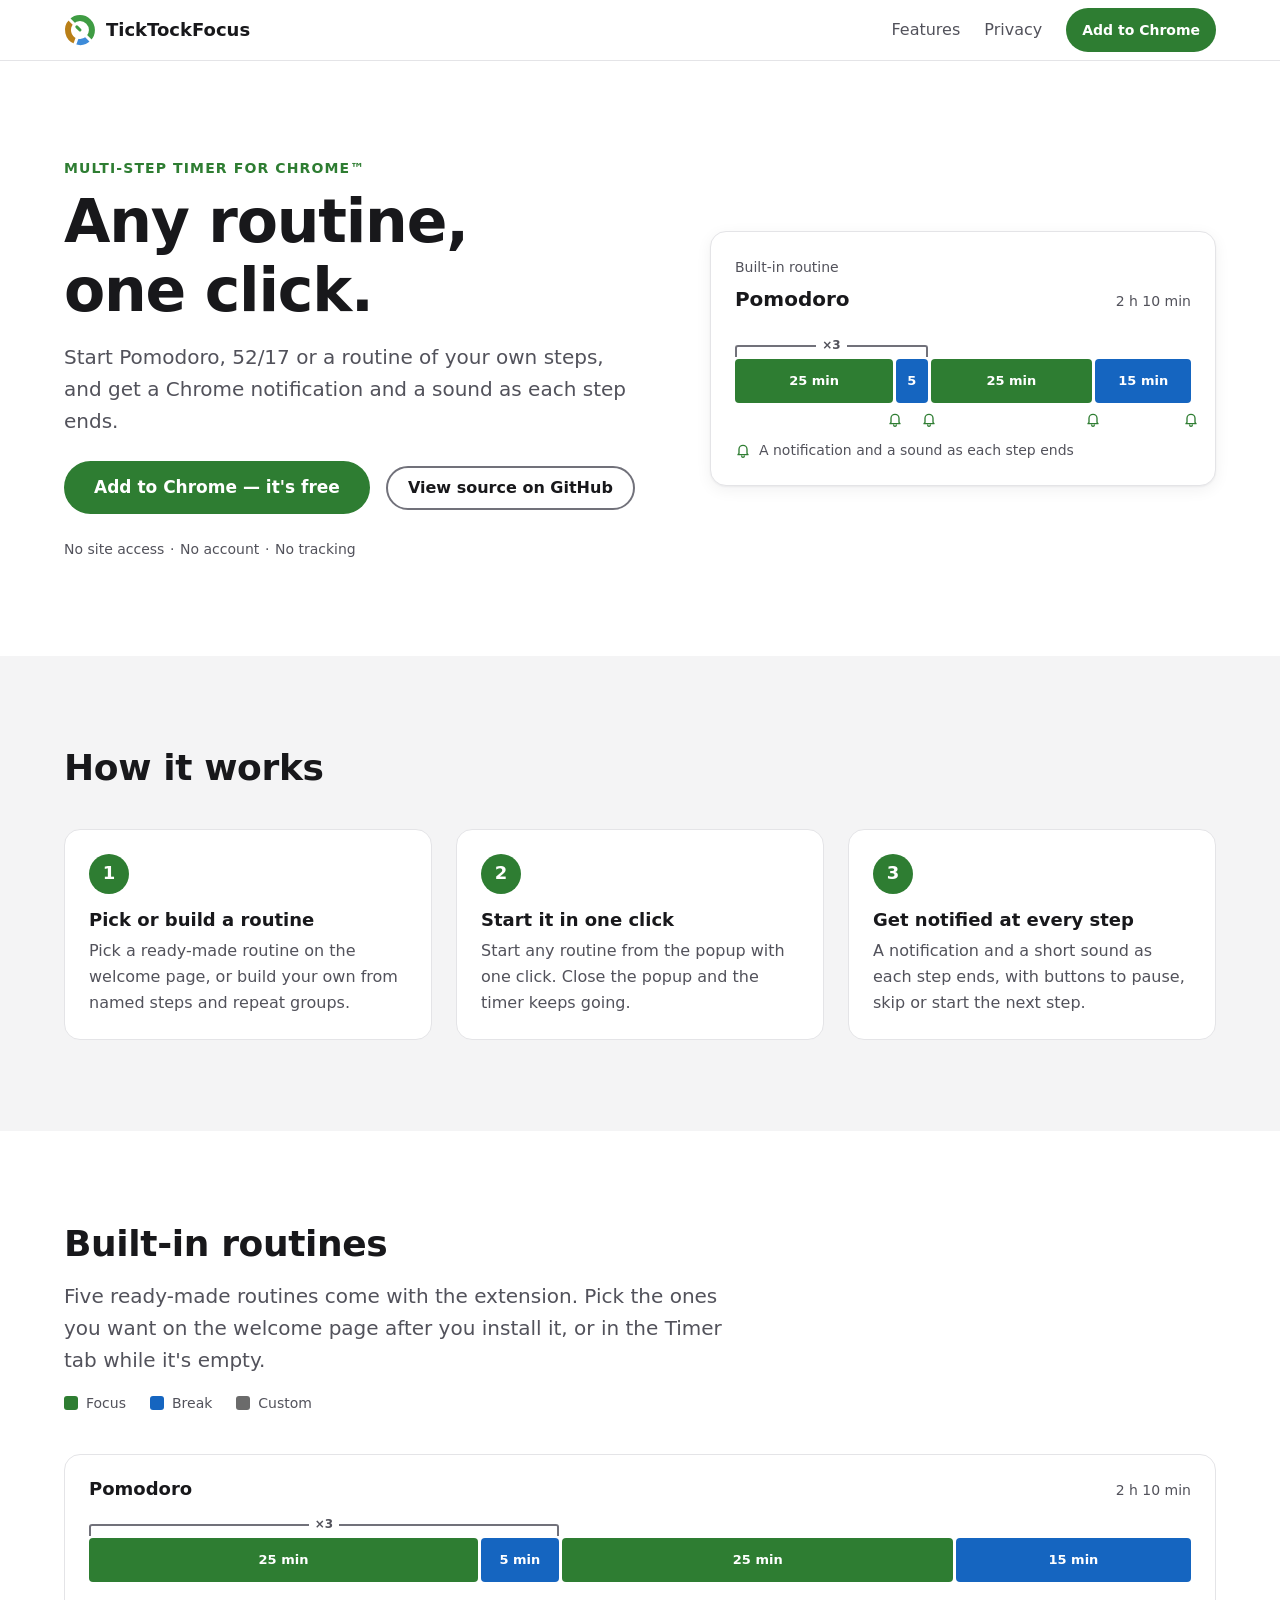
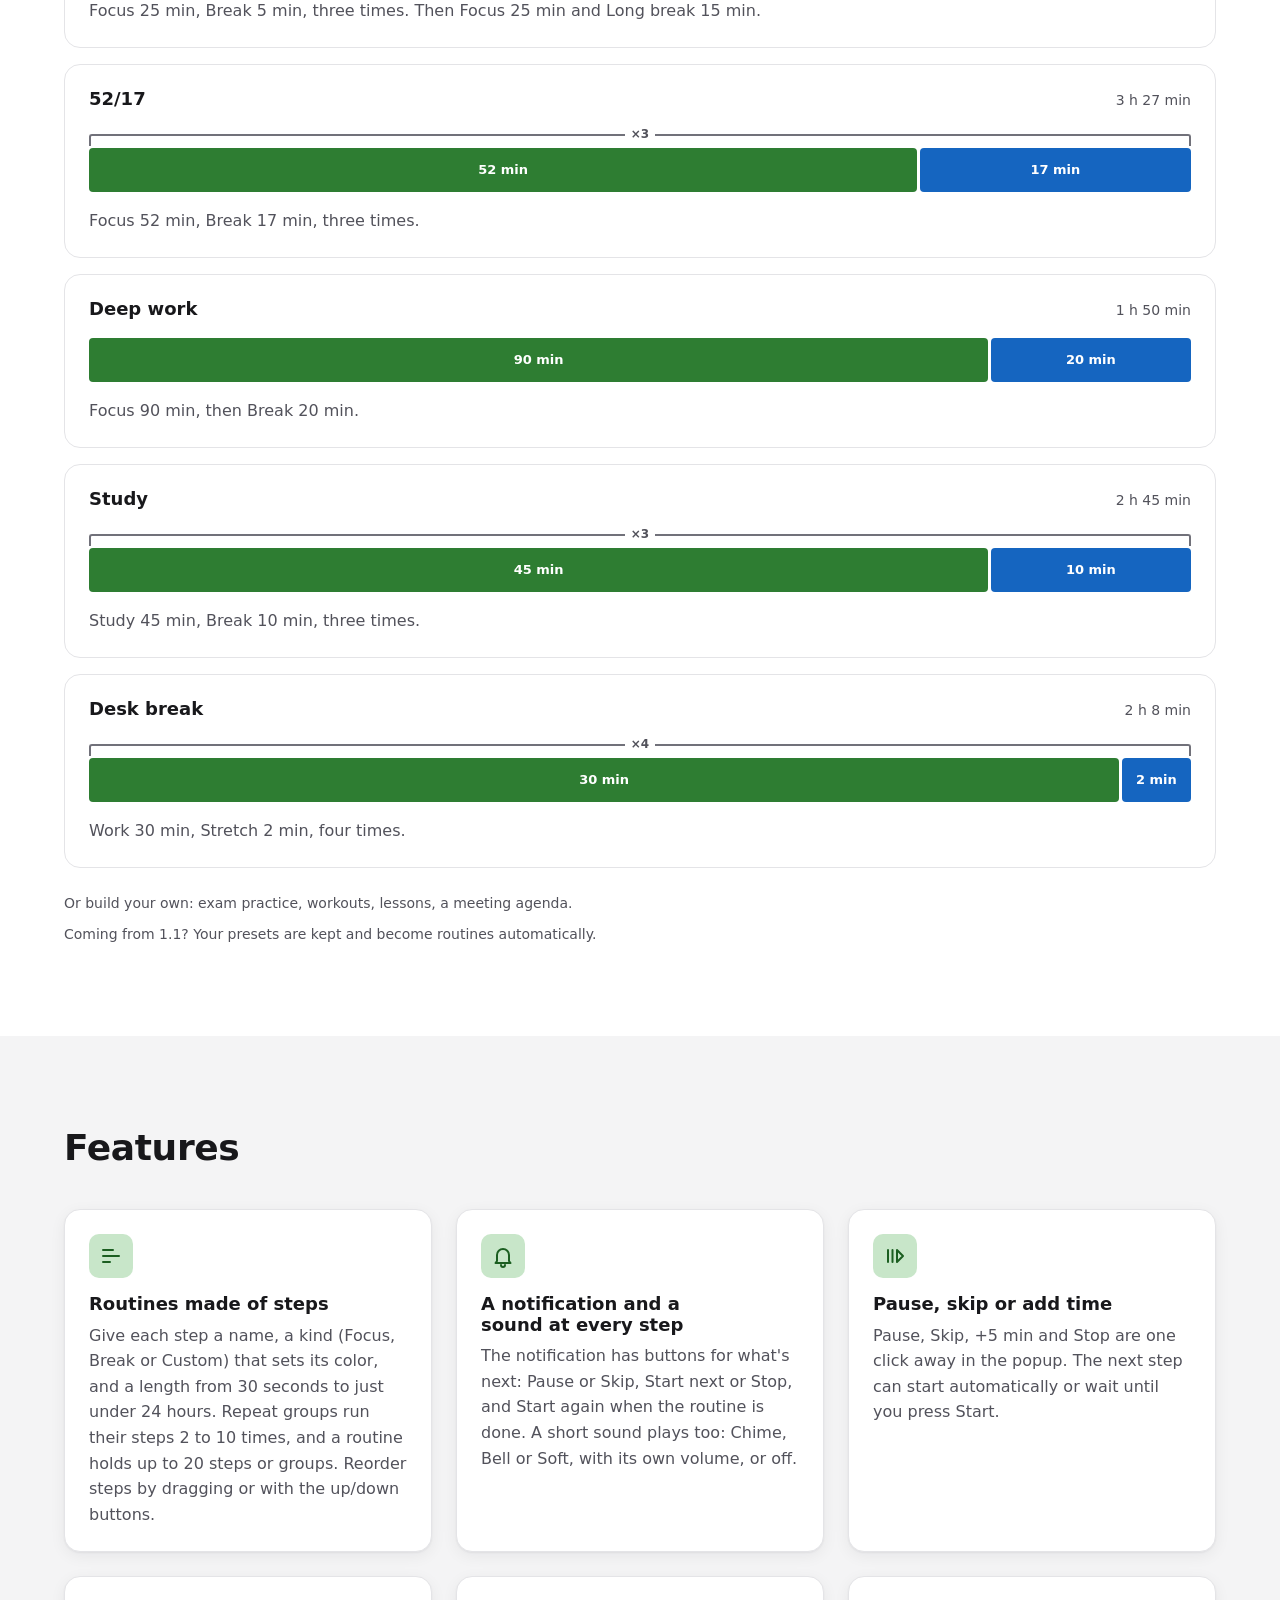
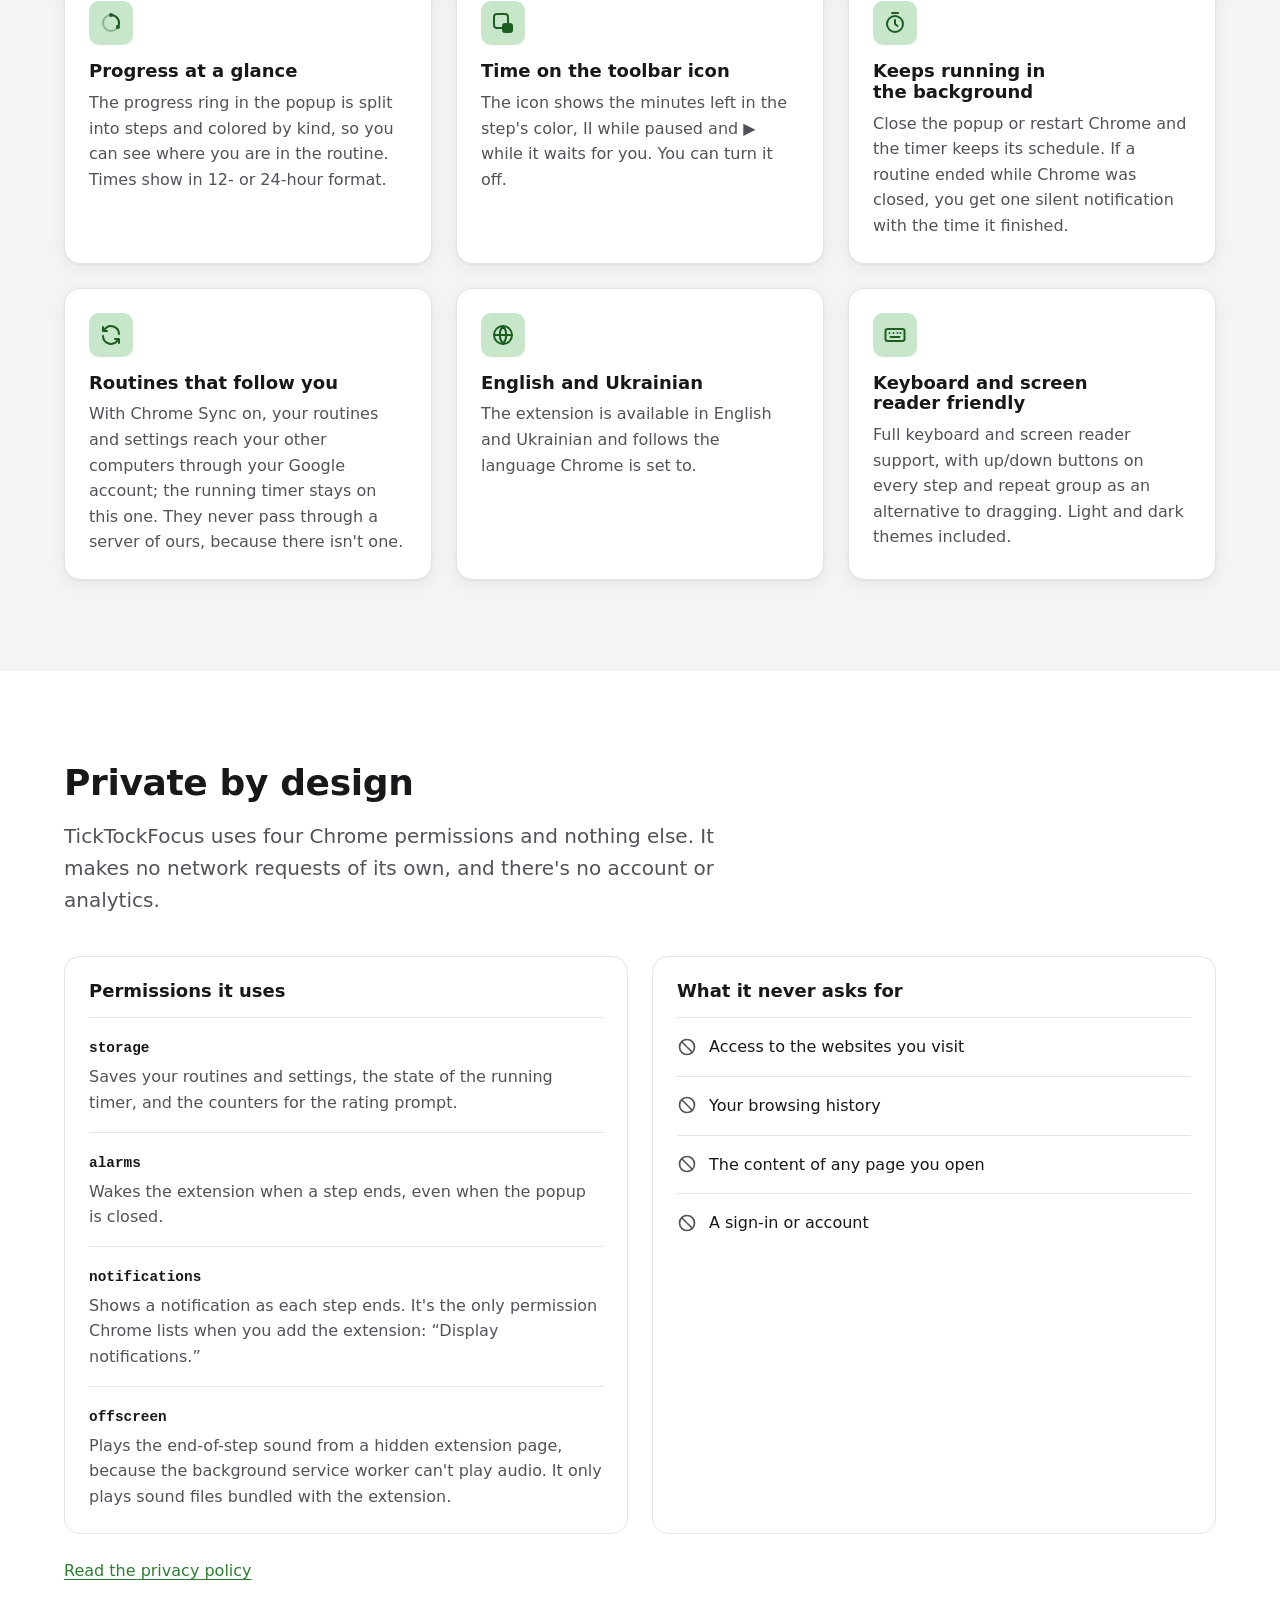
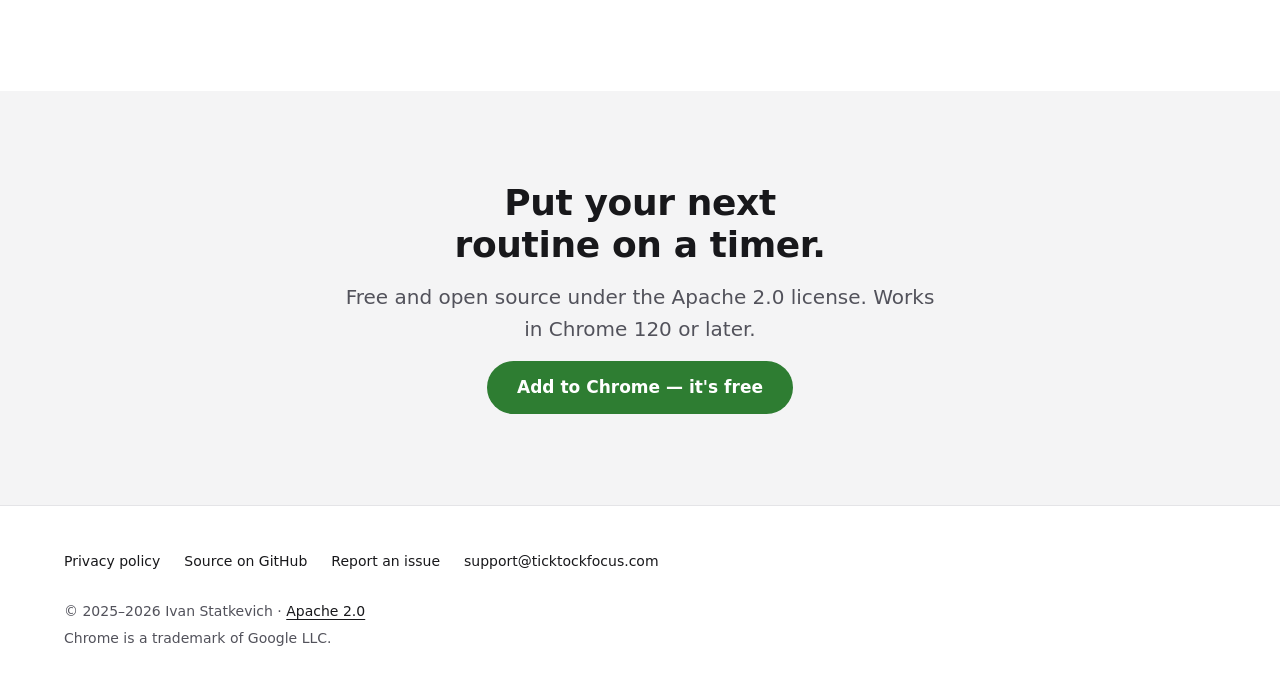
<file: index.html>
<!doctype html>
<html lang="en">
  <head>
    <meta charset="utf-8">
    <meta name="viewport" content="width=device-width, initial-scale=1">
    <title>TickTockFocus — Multi-Step Timer &amp; Routines</title>
    <meta name="description" content="Multi-step focus timer: Pomodoro, 52/17 or your own routine. A notification at every step. No site access, no account required.">
    <link rel="canonical" href="https://ticktockfocus.com/">
    <meta name="color-scheme" content="light dark">
    <meta name="theme-color" content="#ffffff" media="(prefers-color-scheme: light)">
    <meta name="theme-color" content="#18181b" media="(prefers-color-scheme: dark)">
    <link rel="icon" href="/assets/icon-32.png" sizes="32x32" type="image/png">
    <link rel="icon" href="/assets/icon-16.png" sizes="16x16" type="image/png">
    <link rel="apple-touch-icon" href="/assets/icon-512.png">
    <link rel="stylesheet" href="/assets/styles.css">
    <meta property="og:type" content="website">
    <meta property="og:site_name" content="TickTockFocus">
    <meta property="og:title" content="TickTockFocus — Multi-Step Timer &amp; Routines">
    <meta property="og:description" content="Multi-step focus timer: Pomodoro, 52/17 or your own routine. A notification at every step. No site access, no account required.">
    <meta property="og:url" content="https://ticktockfocus.com/">
    <meta property="og:image" content="https://ticktockfocus.com/assets/og-image.png">
    <meta property="og:image:width" content="1200">
    <meta property="og:image:height" content="630">
    <meta property="og:image:alt" content="TickTockFocus: a multi-step timer for Chrome, with the popup showing a running routine">
    <meta name="twitter:card" content="summary_large_image">
    <meta name="twitter:title" content="TickTockFocus — Multi-Step Timer &amp; Routines">
    <meta name="twitter:description" content="Multi-step focus timer: Pomodoro, 52/17 or your own routine. A notification at every step. No site access, no account required.">
    <meta name="twitter:image" content="https://ticktockfocus.com/assets/og-image.png">
    <meta name="twitter:image:alt" content="TickTockFocus: a multi-step timer for Chrome, with the popup showing a running routine">
    <script type="application/ld+json">
      {
        "@context": "https://schema.org",
        "@type": "SoftwareApplication",
        "name": "TickTockFocus",
        "description": "Multi-step focus timer: Pomodoro, 52/17 or your own routine. A notification at every step. No site access, no account required.",
        "applicationCategory": "UtilitiesApplication",
        "operatingSystem": "Chrome",
        "url": "https://ticktockfocus.com/",
        "image": "https://ticktockfocus.com/assets/icon-512.png",
        "screenshot": "https://ticktockfocus.com/assets/popup-1.2.png",
        "downloadUrl": "https://chromewebstore.google.com/detail/nealkefeifpkmkbfcfbkffdgnlohjbae",
        "offers": {
          "@type": "Offer",
          "price": "0",
          "priceCurrency": "USD"
        }
      }
    </script>
  </head>
  <body>
    <a class="skip-link" href="#main-content">Skip to content</a>
    <header class="site-header">
      <div class="page-container site-header-content">
        <a class="brand-link" href="/">
          <img class="brand-icon" src="/assets/icon-32.png" srcset="/assets/icon-32.png 1x, /assets/icon-128.png 4x" width="32" height="32" alt="">
          TickTockFocus
        </a>
        <nav class="site-navigation" aria-label="Main">
          <ul class="site-navigation-list">
            <li><a class="site-navigation-link" href="/#features">Features</a></li>
            <li><a class="site-navigation-link" href="/privacy.html">Privacy</a></li>
          </ul>
        </nav>
        <a class="button button-primary button-compact site-header-call-to-action" href="https://chromewebstore.google.com/detail/nealkefeifpkmkbfcfbkffdgnlohjbae">Add to Chrome</a>
      </div>
    </header>

    <main id="main-content" tabindex="-1">
      <section class="hero-section" aria-labelledby="hero-heading">
        <div class="page-container hero-layout">
          <div>
            <p class="section-label">Multi-step timer for Chrome™</p>
            <h1 id="hero-heading">Any routine, one click.</h1>
            <p class="lead-text hero-lead">Start Pomodoro, 52/17 or a routine of your own steps, and get a Chrome notification and a sound as each step ends.</p>
            <div class="button-group">
              <a class="button button-primary button-large" href="https://chromewebstore.google.com/detail/nealkefeifpkmkbfcfbkffdgnlohjbae">Add to Chrome — it's free</a>
              <a class="button button-secondary" href="https://github.com/mist941/tick-tock-focus">View source on GitHub</a>
            </div>
            <p class="trust-line">No site access<span class="trust-separator" aria-hidden="true">·</span>No account<span class="trust-separator" aria-hidden="true">·</span>No tracking</p>
          </div>

          <figure class="routine-preview">
            <p class="routine-preview-label">Built-in routine</p>
            <div class="routine-preview-header">
              <p class="routine-preview-name" id="preview-routine-name">Pomodoro</p>
              <p class="routine-preview-total">2 h 10 min</p>
            </div>
            <ol class="segment-bar segment-bar-with-notifications" aria-labelledby="preview-routine-name">
              <li class="segment-group" style="--segment-minutes: 30">
                <span class="segment-repeat"><span aria-hidden="true">×3</span><span class="visually-hidden">Repeat 3 times</span></span>
                <ol class="segment-bar">
                  <li class="segment" style="--segment-minutes: 25"><span class="segment-label"><span class="visually-hidden">Focus </span>25<span class="segment-unit"> min</span></span></li>
                  <li class="segment segment-break" style="--segment-minutes: 5"><span class="segment-label"><span class="visually-hidden">Break </span>5<span class="segment-unit"> min</span></span></li>
                </ol>
              </li>
              <li class="segment" style="--segment-minutes: 25"><span class="segment-label"><span class="visually-hidden">Focus </span>25<span class="segment-unit"> min</span></span></li>
              <li class="segment segment-break" style="--segment-minutes: 15"><span class="segment-label"><span class="visually-hidden">Long break </span>15<span class="segment-unit"> min</span></span></li>
            </ol>
            <figcaption class="routine-preview-caption"><span class="notification-icon" aria-hidden="true"></span>A notification and a sound as each step ends</figcaption>
          </figure>
        </div>
      </section>

      <section class="page-section page-section-alternate" aria-labelledby="how-it-works-heading">
        <div class="page-container">
          <div class="section-heading">
            <h2 id="how-it-works-heading">How it works</h2>
          </div>
          <ol class="step-list">
            <li class="step-card">
              <h3>Pick or build a routine</h3>
              <p>Pick a ready-made routine on the welcome page, or build your own from named steps and repeat groups.</p>
            </li>
            <li class="step-card">
              <h3>Start it in one click</h3>
              <p>Start any routine from the popup with one click. Close the popup and the timer keeps going.</p>
            </li>
            <li class="step-card">
              <h3>Get notified at every step</h3>
              <p>A notification and a short sound as each step ends, with buttons to pause, skip or start the next step.</p>
            </li>
          </ol>
        </div>
      </section>

      <section class="page-section" aria-labelledby="built-in-routines-heading">
        <div class="page-container">
          <div class="section-heading">
            <h2 id="built-in-routines-heading">Built-in routines</h2>
            <p class="lead-text">Five ready-made routines come with the extension. Pick the ones you want on the welcome page after you install it, or in the Timer tab while it's empty.</p>
            <ul class="kind-legend" aria-label="Step colors">
              <li class="kind-legend-item"><span class="kind-swatch" aria-hidden="true"></span>Focus</li>
              <li class="kind-legend-item"><span class="kind-swatch kind-swatch-break" aria-hidden="true"></span>Break</li>
              <li class="kind-legend-item"><span class="kind-swatch kind-swatch-custom" aria-hidden="true"></span>Custom</li>
            </ul>
          </div>
          <ul class="routine-list">
            <li class="routine-card">
              <div class="routine-header">
                <h3 class="routine-name" id="routine-pomodoro">Pomodoro</h3>
                <p class="routine-total">2 h 10 min</p>
              </div>
              <ol class="segment-bar" aria-labelledby="routine-pomodoro">
                <li class="segment-group" style="--segment-minutes: 30">
                  <span class="segment-repeat"><span aria-hidden="true">×3</span><span class="visually-hidden">Repeat 3 times</span></span>
                  <ol class="segment-bar">
                    <li class="segment" style="--segment-minutes: 25"><span class="segment-label"><span class="visually-hidden">Focus </span>25<span class="segment-unit"> min</span></span></li>
                    <li class="segment segment-break" style="--segment-minutes: 5"><span class="segment-label"><span class="visually-hidden">Break </span>5<span class="segment-unit"> min</span></span></li>
                  </ol>
                </li>
                <li class="segment" style="--segment-minutes: 25"><span class="segment-label"><span class="visually-hidden">Focus </span>25<span class="segment-unit"> min</span></span></li>
                <li class="segment segment-break" style="--segment-minutes: 15"><span class="segment-label"><span class="visually-hidden">Long break </span>15<span class="segment-unit"> min</span></span></li>
              </ol>
              <p class="routine-description">Focus 25&nbsp;min, Break 5&nbsp;min, three times. Then Focus 25&nbsp;min and Long break 15&nbsp;min.</p>
            </li>
            <li class="routine-card">
              <div class="routine-header">
                <h3 class="routine-name" id="routine-52-17">52/17</h3>
                <p class="routine-total">3 h 27 min</p>
              </div>
              <ol class="segment-bar" aria-labelledby="routine-52-17">
                <li class="segment-group" style="--segment-minutes: 69">
                  <span class="segment-repeat"><span aria-hidden="true">×3</span><span class="visually-hidden">Repeat 3 times</span></span>
                  <ol class="segment-bar">
                    <li class="segment" style="--segment-minutes: 52"><span class="segment-label"><span class="visually-hidden">Focus </span>52<span class="segment-unit"> min</span></span></li>
                    <li class="segment segment-break" style="--segment-minutes: 17"><span class="segment-label"><span class="visually-hidden">Break </span>17<span class="segment-unit"> min</span></span></li>
                  </ol>
                </li>
              </ol>
              <p class="routine-description">Focus 52&nbsp;min, Break 17&nbsp;min, three times.</p>
            </li>
            <li class="routine-card">
              <div class="routine-header">
                <h3 class="routine-name" id="routine-deep-work">Deep work</h3>
                <p class="routine-total">1 h 50 min</p>
              </div>
              <ol class="segment-bar" aria-labelledby="routine-deep-work">
                <li class="segment" style="--segment-minutes: 90"><span class="segment-label"><span class="visually-hidden">Focus </span>90<span class="segment-unit"> min</span></span></li>
                <li class="segment segment-break" style="--segment-minutes: 20"><span class="segment-label"><span class="visually-hidden">Break </span>20<span class="segment-unit"> min</span></span></li>
              </ol>
              <p class="routine-description">Focus 90&nbsp;min, then Break 20&nbsp;min.</p>
            </li>
            <li class="routine-card">
              <div class="routine-header">
                <h3 class="routine-name" id="routine-study">Study</h3>
                <p class="routine-total">2 h 45 min</p>
              </div>
              <ol class="segment-bar" aria-labelledby="routine-study">
                <li class="segment-group" style="--segment-minutes: 55">
                  <span class="segment-repeat"><span aria-hidden="true">×3</span><span class="visually-hidden">Repeat 3 times</span></span>
                  <ol class="segment-bar">
                    <li class="segment" style="--segment-minutes: 45"><span class="segment-label"><span class="visually-hidden">Study </span>45<span class="segment-unit"> min</span></span></li>
                    <li class="segment segment-break" style="--segment-minutes: 10"><span class="segment-label"><span class="visually-hidden">Break </span>10<span class="segment-unit"> min</span></span></li>
                  </ol>
                </li>
              </ol>
              <p class="routine-description">Study 45&nbsp;min, Break 10&nbsp;min, three times.</p>
            </li>
            <li class="routine-card">
              <div class="routine-header">
                <h3 class="routine-name" id="routine-desk-break">Desk break</h3>
                <p class="routine-total">2 h 8 min</p>
              </div>
              <ol class="segment-bar" aria-labelledby="routine-desk-break">
                <li class="segment-group" style="--segment-minutes: 32">
                  <span class="segment-repeat"><span aria-hidden="true">×4</span><span class="visually-hidden">Repeat 4 times</span></span>
                  <ol class="segment-bar">
                    <li class="segment" style="--segment-minutes: 30"><span class="segment-label"><span class="visually-hidden">Work </span>30<span class="segment-unit"> min</span></span></li>
                    <li class="segment segment-break" style="--segment-minutes: 2"><span class="segment-label"><span class="visually-hidden">Stretch </span>2<span class="segment-unit"> min</span></span></li>
                  </ol>
                </li>
              </ol>
              <p class="routine-description">Work 30&nbsp;min, Stretch 2&nbsp;min, four times.</p>
            </li>
          </ul>
          <p class="routine-note">Or build your own: exam practice, workouts, lessons, a meeting agenda.</p>
          <p class="routine-note">Coming from 1.1? Your presets are kept and become routines automatically.</p>
        </div>
      </section>

      <section class="page-section page-section-alternate" id="features" aria-labelledby="features-heading">
        <div class="page-container">
          <div class="section-heading">
            <h2 id="features-heading">Features</h2>
          </div>
          <ul class="feature-grid">
            <li class="feature-card">
              <span class="feature-icon" aria-hidden="true">
                <svg viewBox="0 0 24 24" fill="none" stroke="currentColor" stroke-width="2" stroke-linecap="round"><path d="M4 6h10M4 12h16M4 18h7"/></svg>
              </span>
              <h3>Routines made of steps</h3>
              <p>Give each step a name, a kind (Focus, Break or Custom) that sets its color, and a length from 30 seconds to just under 24 hours. Repeat groups run their steps 2 to 10 times, and a routine holds up to 20 steps or groups. Reorder steps by dragging or with the up/down buttons.</p>
            </li>
            <li class="feature-card">
              <span class="feature-icon" aria-hidden="true">
                <svg viewBox="0 0 24 24" fill="none" stroke="currentColor" stroke-width="2" stroke-linecap="round" stroke-linejoin="round"><path d="M6 17v-6a6 6 0 0 1 12 0v6l1.5 2h-15z"/><path d="M10 21a2 2 0 0 0 4 0"/></svg>
              </span>
              <h3>A notification and a sound at every step</h3>
              <p>The notification has buttons for what's next: Pause or Skip, Start next or Stop, and Start again when the routine is done. A short sound plays too: Chime, Bell or Soft, with its own volume, or off.</p>
            </li>
            <li class="feature-card">
              <span class="feature-icon" aria-hidden="true">
                <svg viewBox="0 0 24 24" fill="none" stroke="currentColor" stroke-width="2" stroke-linecap="round" stroke-linejoin="round"><path d="M5 6v12M9.5 6v12"/><path d="M14 6l6 6-6 6z"/></svg>
              </span>
              <h3>Pause, skip or add time</h3>
              <p>Pause, Skip, +5&nbsp;min and Stop are one click away in the popup. The next step can start automatically or wait until you press Start.</p>
            </li>
            <li class="feature-card">
              <span class="feature-icon" aria-hidden="true">
                <svg viewBox="0 0 24 24" fill="none" stroke="currentColor" stroke-width="2" stroke-linecap="round"><circle cx="12" cy="12" r="8" stroke-opacity="0.35"/><path d="M12 4a8 8 0 0 1 6.9 12"/><circle cx="12" cy="4" r="1" fill="currentColor"/><circle cx="18.9" cy="16" r="1" fill="currentColor"/></svg>
              </span>
              <h3>Progress at a glance</h3>
              <p>The progress ring in the popup is split into steps and colored by kind, so you can see where you are in the routine. Times show in 12- or 24-hour format.</p>
            </li>
            <li class="feature-card">
              <span class="feature-icon" aria-hidden="true">
                <svg viewBox="0 0 24 24" fill="none" stroke="currentColor" stroke-width="2" stroke-linecap="round" stroke-linejoin="round"><rect x="3" y="3" width="14" height="14" rx="3"/><rect x="12" y="13" width="9" height="8" rx="2" fill="currentColor"/></svg>
              </span>
              <h3>Time on the toolbar icon</h3>
              <p>The icon shows the minutes left in the step's color, II while paused and ▶&#xFE0E; while it waits for you. You can turn it off.</p>
            </li>
            <li class="feature-card">
              <span class="feature-icon" aria-hidden="true">
                <svg viewBox="0 0 24 24" fill="none" stroke="currentColor" stroke-width="2" stroke-linecap="round" stroke-linejoin="round"><circle cx="12" cy="13" r="8"/><path d="M12 9v4l2.5 2M9 2h6"/></svg>
              </span>
              <h3>Keeps running in the background</h3>
              <p>Close the popup or restart Chrome and the timer keeps its schedule. If a routine ended while Chrome was closed, you get one silent notification with the time it finished.</p>
            </li>
            <li class="feature-card">
              <span class="feature-icon" aria-hidden="true">
                <svg viewBox="0 0 24 24" fill="none" stroke="currentColor" stroke-width="2" stroke-linecap="round" stroke-linejoin="round"><path d="M20 11a8 8 0 0 0-14.5-4.5L4 8M4 4v4h4M4 13a8 8 0 0 0 14.5 4.5L20 16M20 20v-4h-4"/></svg>
              </span>
              <h3>Routines that follow you</h3>
              <p>With Chrome Sync on, your routines and settings reach your other computers through your Google account; the running timer stays on this one. They never pass through a server of ours, because there isn't one.</p>
            </li>
            <li class="feature-card">
              <span class="feature-icon" aria-hidden="true">
                <svg viewBox="0 0 24 24" fill="none" stroke="currentColor" stroke-width="2" stroke-linecap="round" stroke-linejoin="round"><circle cx="12" cy="12" r="9"/><path d="M3 12h18M12 3a14 14 0 0 1 0 18M12 3a14 14 0 0 0 0 18"/></svg>
              </span>
              <h3>English and Ukrainian</h3>
              <p>The extension is available in English and Ukrainian and follows the language Chrome is set to.</p>
            </li>
            <li class="feature-card">
              <span class="feature-icon" aria-hidden="true">
                <svg viewBox="0 0 24 24" fill="none" stroke="currentColor" stroke-width="2" stroke-linecap="round" stroke-linejoin="round"><rect x="2.5" y="6" width="19" height="12" rx="2"/><path d="M6.5 10h.01M10.5 10h.01M14.5 10h.01M17.5 10h.01M7.5 14h9"/></svg>
              </span>
              <h3>Keyboard and screen reader friendly</h3>
              <p>Full keyboard and screen reader support, with up/down buttons on every step and repeat group as an alternative to dragging. Light and dark themes included.</p>
            </li>
          </ul>
        </div>
      </section>

      <section class="page-section" aria-labelledby="privacy-heading">
        <div class="page-container">
          <div class="section-heading">
            <h2 id="privacy-heading">Private by design</h2>
            <p class="lead-text">TickTockFocus uses four Chrome permissions and nothing else. It makes no network requests of its own, and there's no account or analytics.</p>
          </div>
          <div class="privacy-layout">
            <div class="privacy-panel">
              <h3>Permissions it uses</h3>
              <dl class="permission-list">
                <div class="permission-item">
                  <dt class="permission-name"><code>storage</code></dt>
                  <dd class="permission-reason">Saves your routines and settings, the state of the running timer, and the counters for the rating prompt.</dd>
                </div>
                <div class="permission-item">
                  <dt class="permission-name"><code>alarms</code></dt>
                  <dd class="permission-reason">Wakes the extension when a step ends, even when the popup is closed.</dd>
                </div>
                <div class="permission-item">
                  <dt class="permission-name"><code>notifications</code></dt>
                  <dd class="permission-reason">Shows a notification as each step ends. It's the only permission Chrome lists when you add the extension: “Display notifications.”</dd>
                </div>
                <div class="permission-item">
                  <dt class="permission-name"><code>offscreen</code></dt>
                  <dd class="permission-reason">Plays the end-of-step sound from a hidden extension page, because the background service worker can't play audio. It only plays sound files bundled with the extension.</dd>
                </div>
              </dl>
            </div>
            <div class="privacy-panel">
              <h3>What it never asks for</h3>
              <ul class="not-requested-list">
                <li class="not-requested-item">Access to the websites you visit</li>
                <li class="not-requested-item">Your browsing history</li>
                <li class="not-requested-item">The content of any page you open</li>
                <li class="not-requested-item">A sign-in or account</li>
              </ul>
            </div>
          </div>
          <p><a href="/privacy.html">Read the privacy policy</a></p>
        </div>
      </section>

      <!-- Screenshots: add images to /assets/screenshots/ and a section here. -->

      <section class="page-section page-section-alternate closing-call-to-action" aria-labelledby="closing-heading">
        <div class="page-container text-content">
          <h2 id="closing-heading">Put your next routine on a timer.</h2>
          <p class="lead-text">Free and open source under the Apache 2.0 license. Works in Chrome 120 or later.</p>
          <div class="button-group">
            <a class="button button-primary button-large" href="https://chromewebstore.google.com/detail/nealkefeifpkmkbfcfbkffdgnlohjbae">Add to Chrome — it's free</a>
          </div>
        </div>
      </section>
    </main>

    <footer class="site-footer">
      <div class="page-container">
        <nav aria-label="Footer">
          <ul class="footer-links">
            <li><a href="/privacy.html">Privacy policy</a></li>
            <li><a href="https://github.com/mist941/tick-tock-focus">Source on GitHub</a></li>
            <li><a href="https://github.com/mist941/tick-tock-focus/issues">Report an issue</a></li>
            <li><a href="mailto:support@ticktockfocus.com">support@ticktockfocus.com</a></li>
          </ul>
        </nav>
        <p class="footer-legal">© 2025–2026 Ivan Statkevich <span aria-hidden="true">·</span> <a href="https://github.com/mist941/tick-tock-focus/blob/main/LICENSE">Apache 2.0</a></p>
        <p class="footer-trademark">Chrome is a trademark of Google LLC.</p>
      </div>
    </footer>
  </body>
</html>
</file>
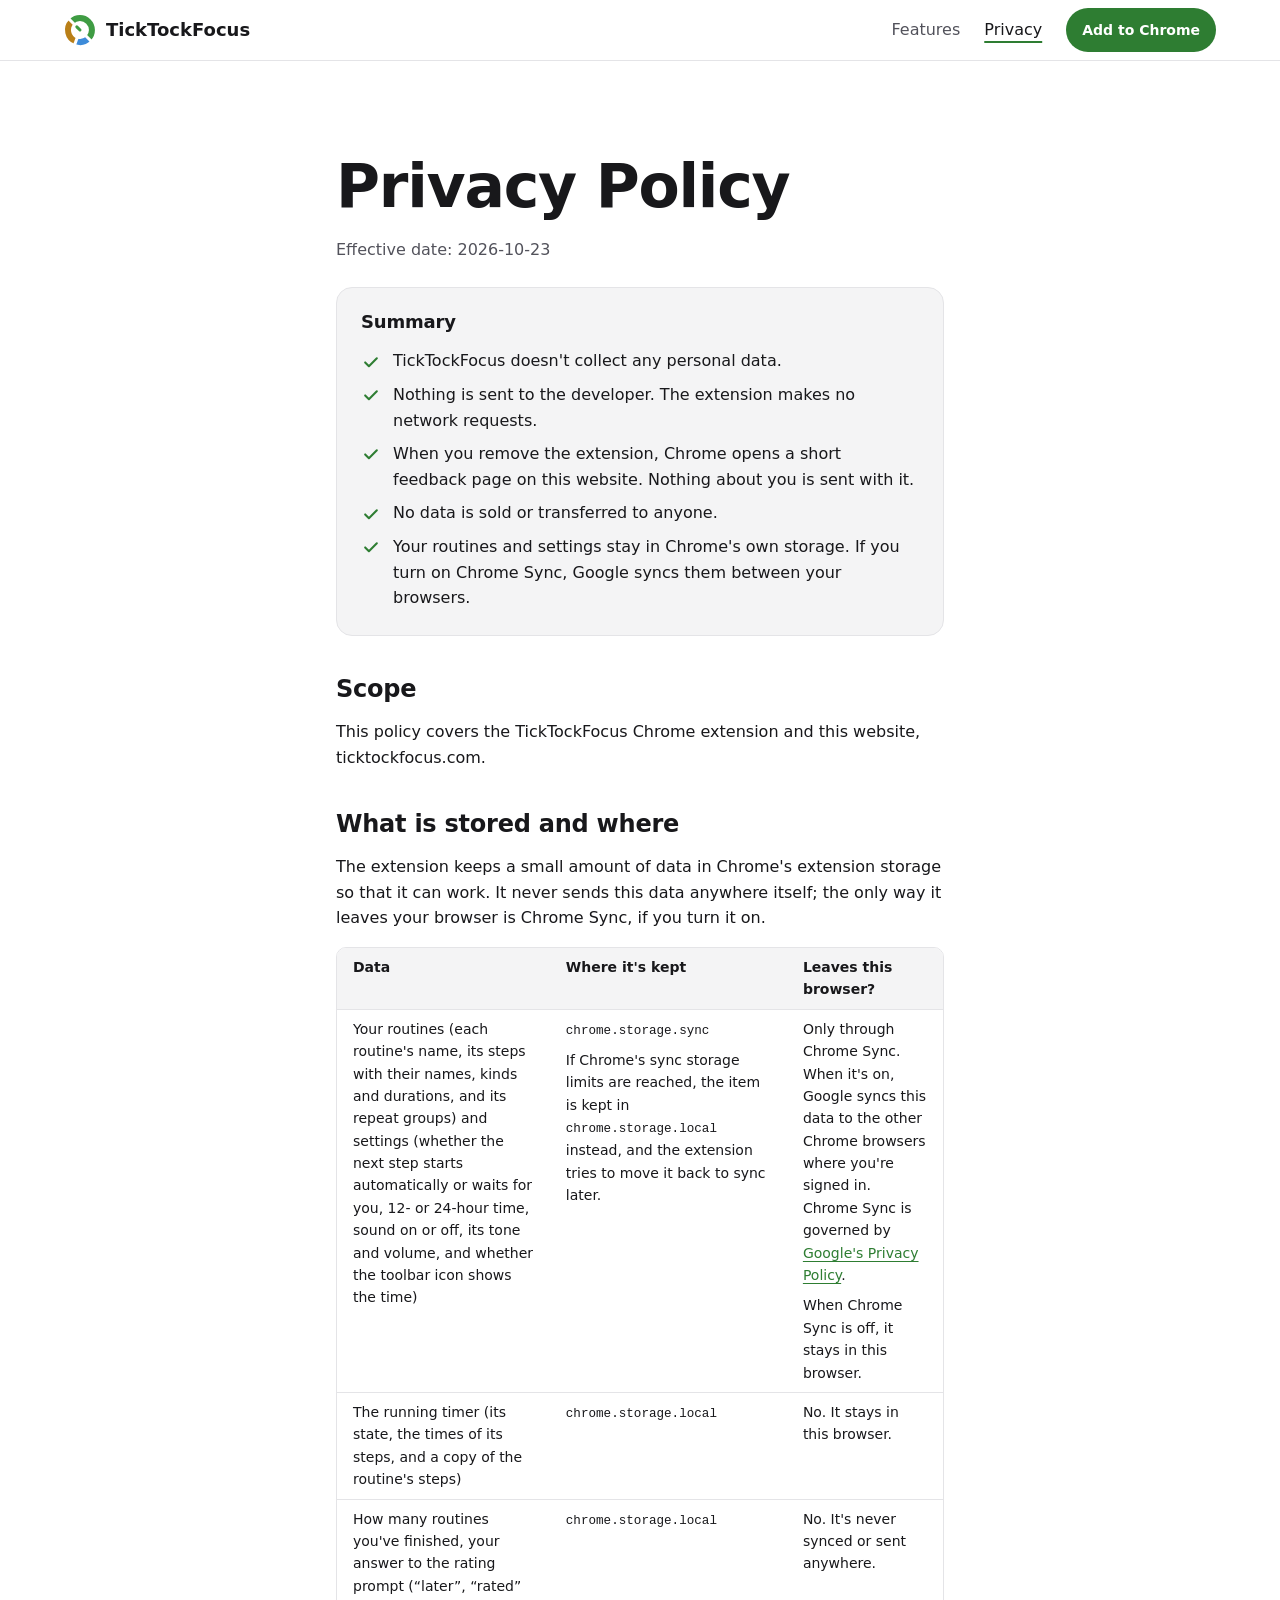
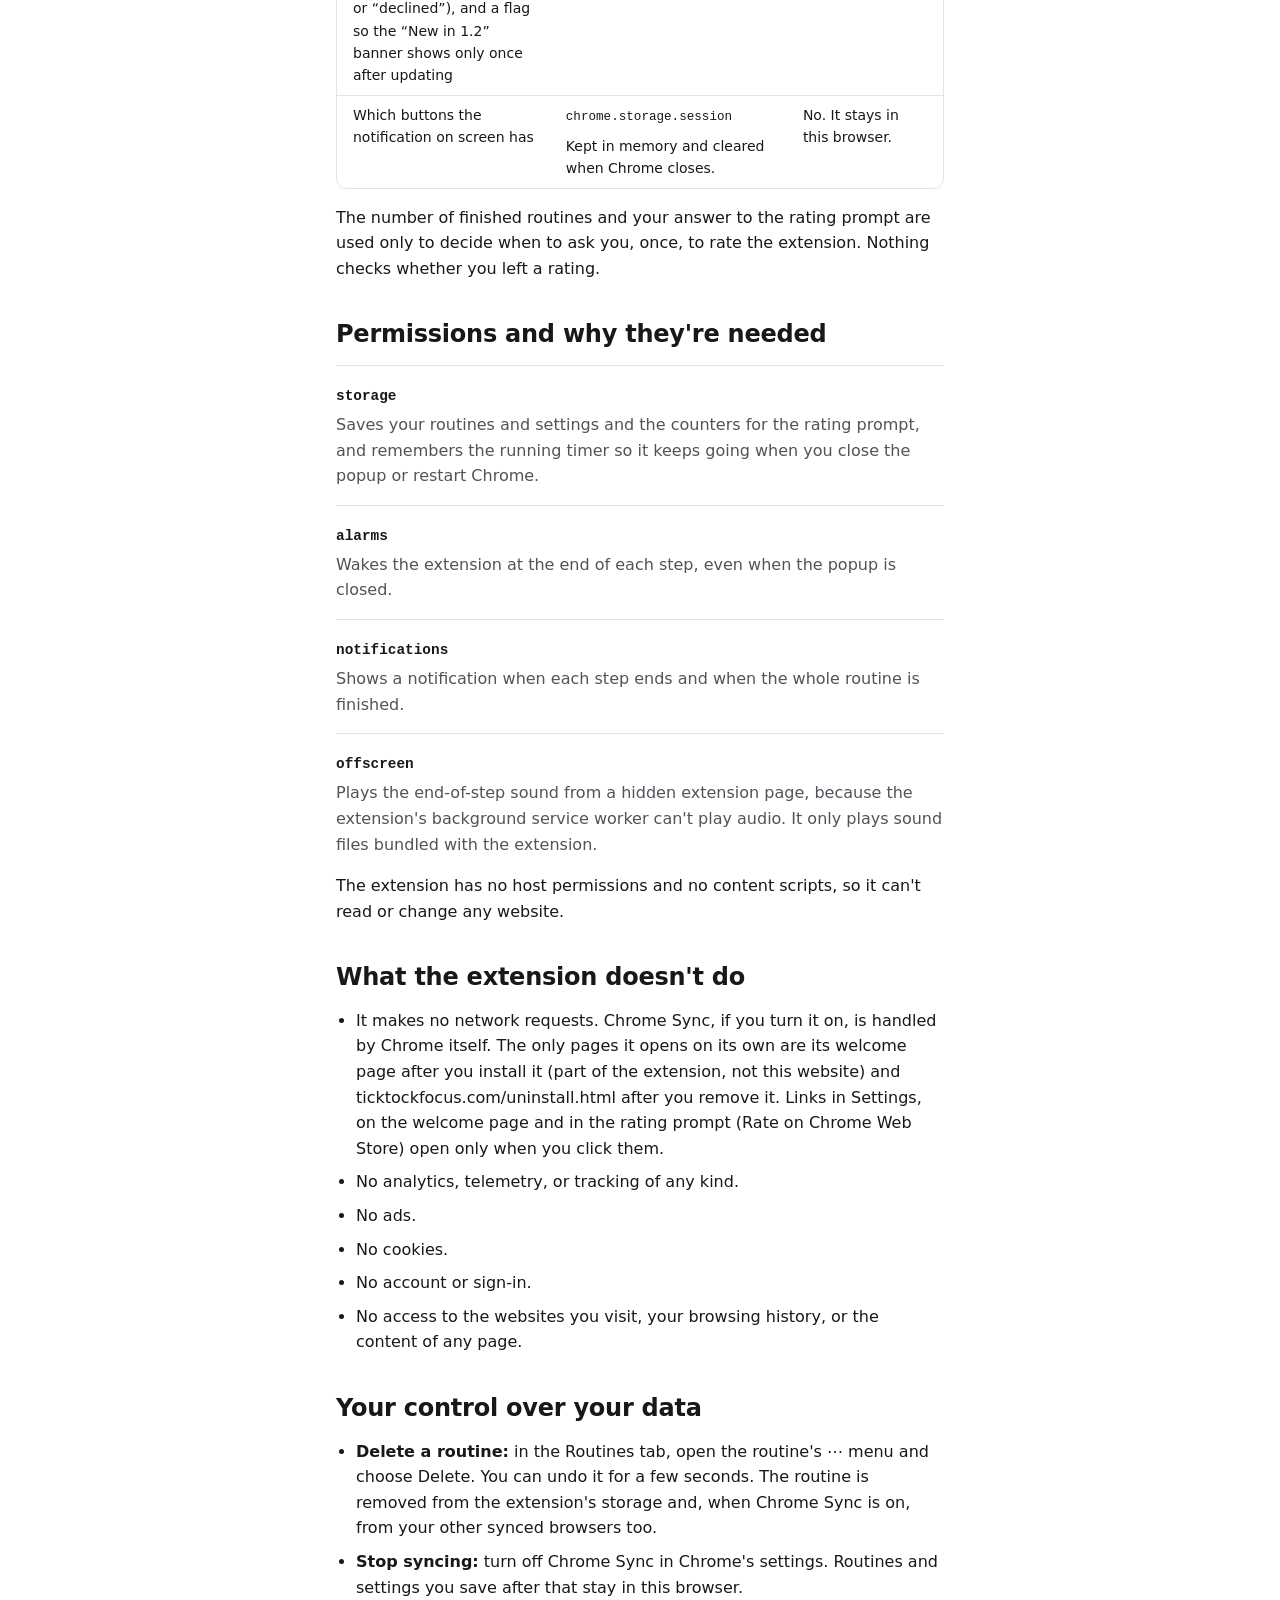
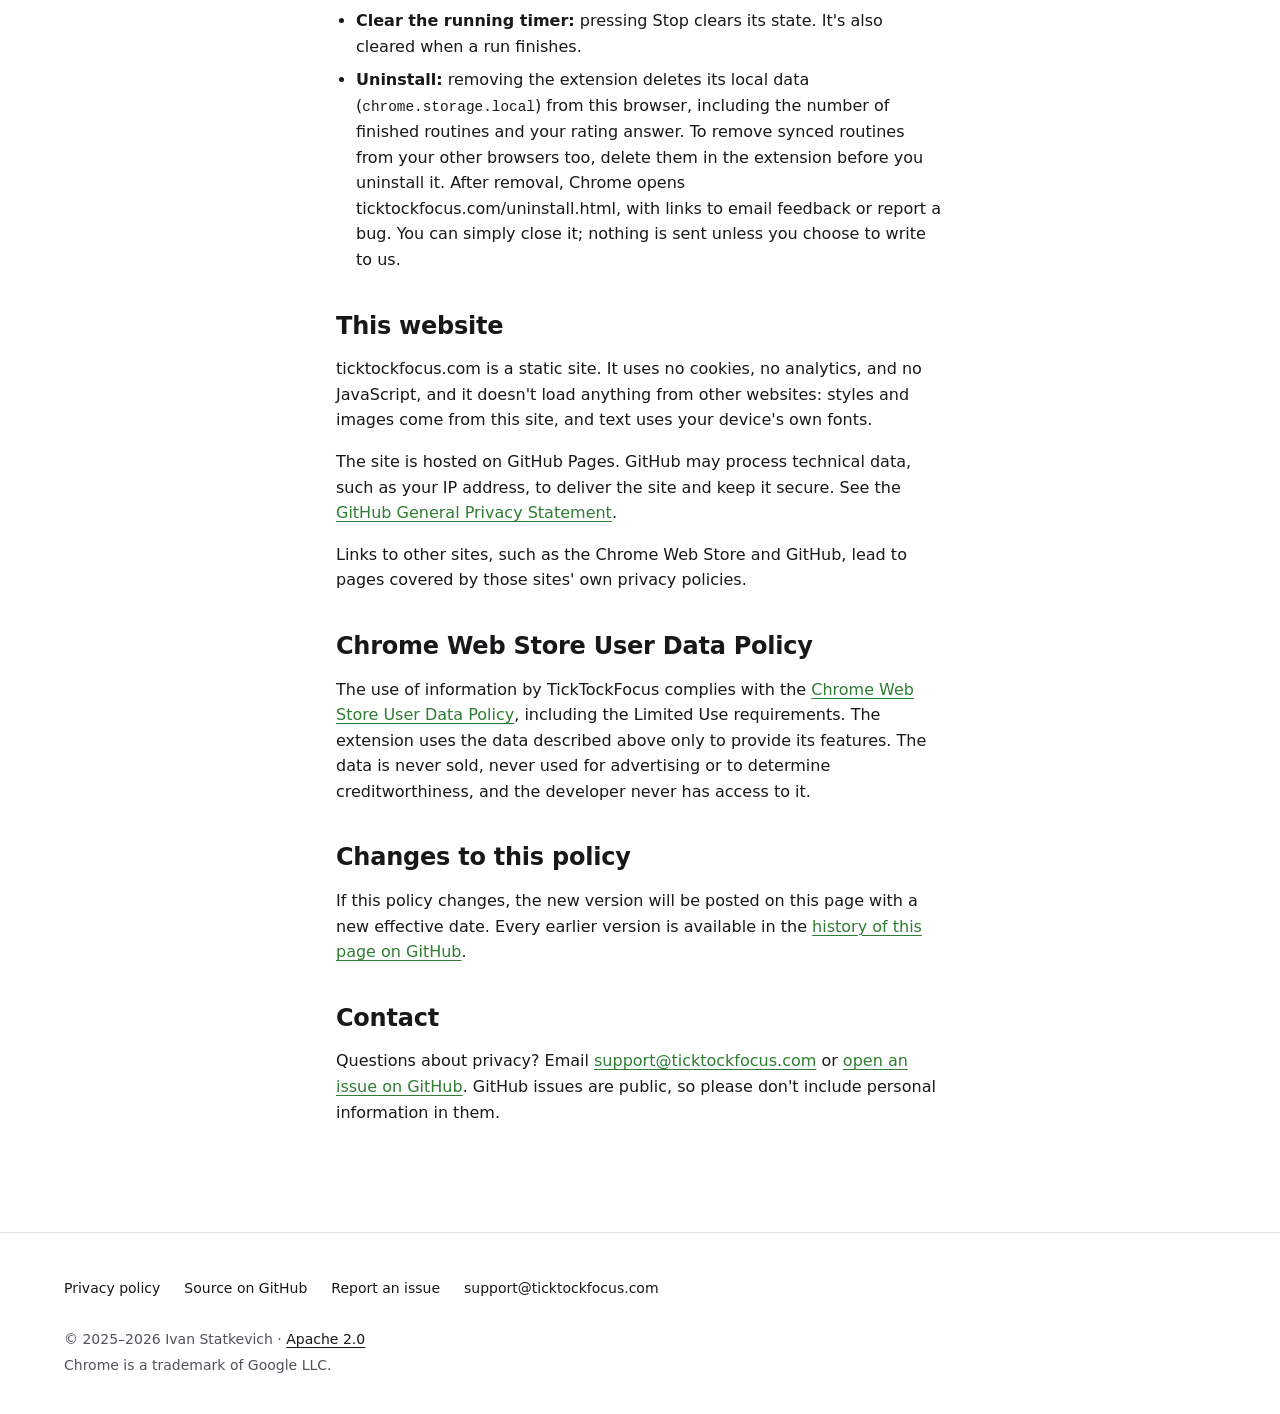
<file: privacy.html>
<!doctype html>
<html lang="en">
  <head>
    <meta charset="utf-8">
    <meta name="viewport" content="width=device-width, initial-scale=1">
    <title>Privacy Policy — TickTockFocus</title>
    <meta name="description" content="TickTockFocus collects no personal data. What the extension stores, where it is stored, and why it needs each permission.">
    <link rel="canonical" href="https://ticktockfocus.com/privacy.html">
    <meta name="color-scheme" content="light dark">
    <meta name="theme-color" content="#ffffff" media="(prefers-color-scheme: light)">
    <meta name="theme-color" content="#18181b" media="(prefers-color-scheme: dark)">
    <link rel="icon" href="/assets/icon-32.png" sizes="32x32" type="image/png">
    <link rel="icon" href="/assets/icon-16.png" sizes="16x16" type="image/png">
    <link rel="apple-touch-icon" href="/assets/icon-512.png">
    <link rel="stylesheet" href="/assets/styles.css">
    <meta property="og:type" content="website">
    <meta property="og:site_name" content="TickTockFocus">
    <meta property="og:title" content="Privacy Policy — TickTockFocus">
    <meta property="og:description" content="TickTockFocus collects no personal data. What the extension stores, where it is stored, and why it needs each permission.">
    <meta property="og:url" content="https://ticktockfocus.com/privacy.html">
    <meta property="og:image" content="https://ticktockfocus.com/assets/og-image.png">
    <meta property="og:image:width" content="1200">
    <meta property="og:image:height" content="630">
    <meta property="og:image:alt" content="TickTockFocus: a multi-step timer for Chrome, with the popup showing a running routine">
    <meta name="twitter:card" content="summary_large_image">
    <meta name="twitter:title" content="Privacy Policy — TickTockFocus">
    <meta name="twitter:description" content="TickTockFocus collects no personal data. What the extension stores, where it is stored, and why it needs each permission.">
    <meta name="twitter:image" content="https://ticktockfocus.com/assets/og-image.png">
    <meta name="twitter:image:alt" content="TickTockFocus: a multi-step timer for Chrome, with the popup showing a running routine">
  </head>
  <body>
    <a class="skip-link" href="#main-content">Skip to content</a>
    <header class="site-header">
      <div class="page-container site-header-content">
        <a class="brand-link" href="/">
          <img class="brand-icon" src="/assets/icon-32.png" srcset="/assets/icon-32.png 1x, /assets/icon-128.png 4x" width="32" height="32" alt="">
          TickTockFocus
        </a>
        <nav class="site-navigation" aria-label="Main">
          <ul class="site-navigation-list">
            <li><a class="site-navigation-link" href="/#features">Features</a></li>
            <li><a class="site-navigation-link" href="/privacy.html" aria-current="page">Privacy</a></li>
          </ul>
        </nav>
        <a class="button button-primary button-compact site-header-call-to-action" href="https://chromewebstore.google.com/detail/nealkefeifpkmkbfcfbkffdgnlohjbae">Add to Chrome</a>
      </div>
    </header>

    <main id="main-content" tabindex="-1">
      <div class="page-section">
        <article class="page-container text-content">
          <header class="policy-header">
            <h1>Privacy Policy</h1>
            <p class="policy-meta">Effective date: 2026-10-23</p>
          </header>

          <section class="policy-summary" aria-labelledby="summary-heading">
            <h2 id="summary-heading">Summary</h2>
            <ul class="check-list">
              <li>TickTockFocus doesn't collect any personal data.</li>
              <li>Nothing is sent to the developer. The extension makes no network requests.</li>
              <li>When you remove the extension, Chrome opens a short feedback page on this website. Nothing about you is sent with it.</li>
              <li>No data is sold or transferred to anyone.</li>
              <li>Your routines and settings stay in Chrome's own storage. If you turn on Chrome Sync, Google syncs them between your browsers.</li>
            </ul>
          </section>

          <div class="policy-content">
            <section aria-labelledby="scope-heading">
              <h2 id="scope-heading">Scope</h2>
              <p>This policy covers the TickTockFocus Chrome extension and this website, ticktockfocus.com.</p>
            </section>

            <section aria-labelledby="storage-heading">
              <h2 id="storage-heading">What is stored and where</h2>
              <p>The extension keeps a small amount of data in Chrome's extension storage so that it can work. It never sends this data anywhere itself; the only way it leaves your browser is Chrome Sync, if you turn it on.</p>
              <div class="table-container">
                <!-- Explicit roles keep table semantics when the rows stack on narrow screens. -->
                <table class="data-table" role="table">
                  <caption class="visually-hidden">Data stored by TickTockFocus</caption>
                  <thead role="rowgroup">
                    <tr role="row">
                      <th scope="col" role="columnheader">Data</th>
                      <th scope="col" role="columnheader">Where it's kept</th>
                      <th scope="col" role="columnheader">Leaves this browser?</th>
                    </tr>
                  </thead>
                  <tbody role="rowgroup">
                    <tr role="row">
                      <th scope="row" role="rowheader">Your routines (each routine's name, its steps with their names, kinds and durations, and its repeat groups) and settings (whether the next step starts automatically or waits for you, 12- or 24-hour time, sound on or off, its tone and volume, and whether the toolbar icon shows the time)</th>
                      <td role="cell">
                        <span class="cell-label" aria-hidden="true">Where it's kept</span>
                        <p><code>chrome.storage.sync</code></p>
                        <p>If Chrome's sync storage limits are reached, the item is kept in <code>chrome.storage.local</code> instead, and the extension tries to move it back to sync later.</p>
                      </td>
                      <td role="cell">
                        <span class="cell-label" aria-hidden="true">Leaves this browser?</span>
                        <p>Only through Chrome Sync. When it's on, Google syncs this data to the other Chrome browsers where you're signed in. Chrome Sync is governed by <a href="https://policies.google.com/privacy">Google's Privacy Policy</a>.</p>
                        <p>When Chrome Sync is off, it stays in this browser.</p>
                      </td>
                    </tr>
                    <tr role="row">
                      <th scope="row" role="rowheader">The running timer (its state, the times of its steps, and a copy of the routine's steps)</th>
                      <td role="cell">
                        <span class="cell-label" aria-hidden="true">Where it's kept</span>
                        <p><code>chrome.storage.local</code></p>
                      </td>
                      <td role="cell">
                        <span class="cell-label" aria-hidden="true">Leaves this browser?</span>
                        <p>No. It stays in this browser.</p>
                      </td>
                    </tr>
                    <tr role="row">
                      <th scope="row" role="rowheader">How many routines you've finished, your answer to the rating prompt (“later”, “rated” or “declined”), and a flag so the “New in 1.2” banner shows only once after updating</th>
                      <td role="cell">
                        <span class="cell-label" aria-hidden="true">Where it's kept</span>
                        <p><code>chrome.storage.local</code></p>
                      </td>
                      <td role="cell">
                        <span class="cell-label" aria-hidden="true">Leaves this browser?</span>
                        <p>No. It's never synced or sent anywhere.</p>
                      </td>
                    </tr>
                    <tr role="row">
                      <th scope="row" role="rowheader">Which buttons the notification on screen has</th>
                      <td role="cell">
                        <span class="cell-label" aria-hidden="true">Where it's kept</span>
                        <p><code>chrome.storage.session</code></p>
                        <p>Kept in memory and cleared when Chrome closes.</p>
                      </td>
                      <td role="cell">
                        <span class="cell-label" aria-hidden="true">Leaves this browser?</span>
                        <p>No. It stays in this browser.</p>
                      </td>
                    </tr>
                  </tbody>
                </table>
              </div>
              <p>The number of finished routines and your answer to the rating prompt are used only to decide when to ask you, once, to rate the extension. Nothing checks whether you left a rating.</p>
            </section>

            <section aria-labelledby="permissions-heading">
              <h2 id="permissions-heading">Permissions and why they're needed</h2>
              <dl class="permission-list">
                <div class="permission-item">
                  <dt class="permission-name"><code>storage</code></dt>
                  <dd class="permission-reason">Saves your routines and settings and the counters for the rating prompt, and remembers the running timer so it keeps going when you close the popup or restart Chrome.</dd>
                </div>
                <div class="permission-item">
                  <dt class="permission-name"><code>alarms</code></dt>
                  <dd class="permission-reason">Wakes the extension at the end of each step, even when the popup is closed.</dd>
                </div>
                <div class="permission-item">
                  <dt class="permission-name"><code>notifications</code></dt>
                  <dd class="permission-reason">Shows a notification when each step ends and when the whole routine is finished.</dd>
                </div>
                <div class="permission-item">
                  <dt class="permission-name"><code>offscreen</code></dt>
                  <dd class="permission-reason">Plays the end-of-step sound from a hidden extension page, because the extension's background service worker can't play audio. It only plays sound files bundled with the extension.</dd>
                </div>
              </dl>
              <p>The extension has no host permissions and no content scripts, so it can't read or change any website.</p>
            </section>

            <section aria-labelledby="does-not-heading">
              <h2 id="does-not-heading">What the extension doesn't do</h2>
              <ul>
                <li>It makes no network requests. Chrome Sync, if you turn it on, is handled by Chrome itself. The only pages it opens on its own are its welcome page after you install it (part of the extension, not this website) and ticktockfocus.com/uninstall.html after you remove it. Links in Settings, on the welcome page and in the rating prompt (Rate on Chrome Web Store) open only when you click them.</li>
                <li>No analytics, telemetry, or tracking of any kind.</li>
                <li>No ads.</li>
                <li>No cookies.</li>
                <li>No account or sign-in.</li>
                <li>No access to the websites you visit, your browsing history, or the content of any page.</li>
              </ul>
            </section>

            <section aria-labelledby="control-heading">
              <h2 id="control-heading">Your control over your data</h2>
              <ul>
                <li><strong>Delete a routine:</strong> in the Routines tab, open the routine's ⋯ menu and choose Delete. You can undo it for a few seconds. The routine is removed from the extension's storage and, when Chrome Sync is on, from your other synced browsers too.</li>
                <li><strong>Stop syncing:</strong> turn off Chrome Sync in Chrome's settings. Routines and settings you save after that stay in this browser.</li>
                <li><strong>Clear the running timer:</strong> pressing Stop clears its state. It's also cleared when a run finishes.</li>
                <li><strong>Uninstall:</strong> removing the extension deletes its local data (<code>chrome.storage.local</code>) from this browser, including the number of finished routines and your rating answer. To remove synced routines from your other browsers too, delete them in the extension before you uninstall it. After removal, Chrome opens ticktockfocus.com/uninstall.html, with links to email feedback or report a bug. You can simply close it; nothing is sent unless you choose to write to us.</li>
              </ul>
            </section>

            <section aria-labelledby="website-heading">
              <h2 id="website-heading">This website</h2>
              <p>ticktockfocus.com is a static site. It uses no cookies, no analytics, and no JavaScript, and it doesn't load anything from other websites: styles and images come from this site, and text uses your device's own fonts.</p>
              <p>The site is hosted on GitHub Pages. GitHub may process technical data, such as your IP address, to deliver the site and keep it secure. See the <a href="https://docs.github.com/en/site-policy/privacy-policies/github-general-privacy-statement">GitHub General Privacy Statement</a>.</p>
              <p>Links to other sites, such as the Chrome Web Store and GitHub, lead to pages covered by those sites' own privacy policies.</p>
            </section>

            <section aria-labelledby="chrome-web-store-heading">
              <h2 id="chrome-web-store-heading">Chrome Web Store User Data Policy</h2>
              <p>The use of information by TickTockFocus complies with the <a href="https://developer.chrome.com/docs/webstore/program-policies">Chrome Web Store User Data Policy</a>, including the Limited Use requirements. The extension uses the data described above only to provide its features. The data is never sold, never used for advertising or to determine creditworthiness, and the developer never has access to it.</p>
            </section>

            <section aria-labelledby="changes-heading">
              <h2 id="changes-heading">Changes to this policy</h2>
              <p>If this policy changes, the new version will be posted on this page with a new effective date. Every earlier version is available in the <a href="https://github.com/mist941/tick-tock-focus-site/commits/main/privacy.html">history of this page on GitHub</a>.</p>
            </section>

            <section aria-labelledby="contact-heading">
              <h2 id="contact-heading">Contact</h2>
              <p>Questions about privacy? Email <a href="mailto:support@ticktockfocus.com">support@ticktockfocus.com</a> or <a href="https://github.com/mist941/tick-tock-focus/issues">open an issue on GitHub</a>. GitHub issues are public, so please don't include personal information in them.</p>
            </section>
          </div>
        </article>
      </div>
    </main>

    <footer class="site-footer">
      <div class="page-container">
        <nav aria-label="Footer">
          <ul class="footer-links">
            <li><a href="/privacy.html" aria-current="page">Privacy policy</a></li>
            <li><a href="https://github.com/mist941/tick-tock-focus">Source on GitHub</a></li>
            <li><a href="https://github.com/mist941/tick-tock-focus/issues">Report an issue</a></li>
            <li><a href="mailto:support@ticktockfocus.com">support@ticktockfocus.com</a></li>
          </ul>
        </nav>
        <p class="footer-legal">© 2025–2026 Ivan Statkevich <span aria-hidden="true">·</span> <a href="https://github.com/mist941/tick-tock-focus/blob/main/LICENSE">Apache 2.0</a></p>
        <p class="footer-trademark">Chrome is a trademark of Google LLC.</p>
      </div>
    </footer>
  </body>
</html>
</file>
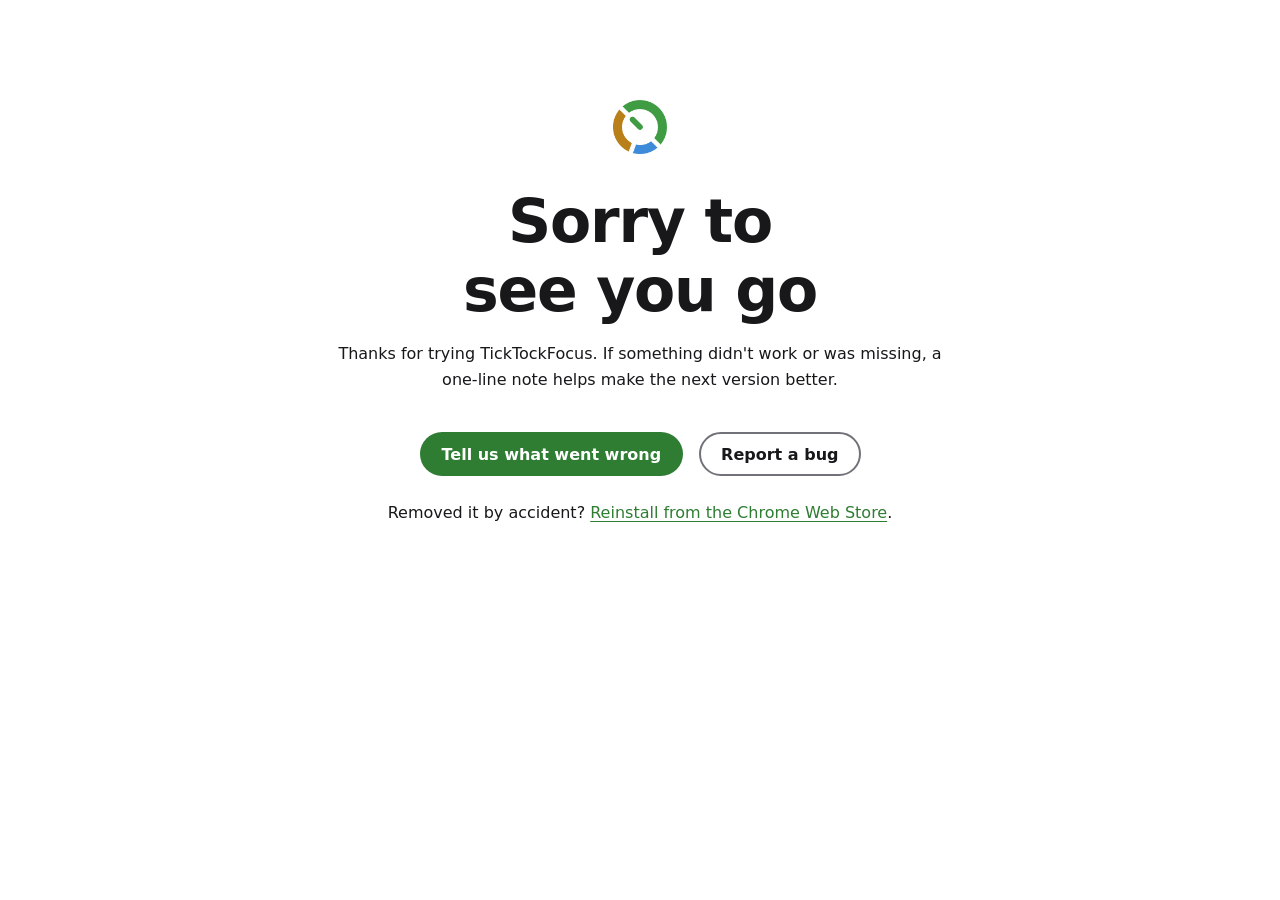
<file: uninstall.html>
<!doctype html>
<html lang="en">
  <head>
    <meta charset="utf-8">
    <meta name="viewport" content="width=device-width, initial-scale=1">
    <title>Sorry to see you go — TickTockFocus</title>
    <meta name="robots" content="noindex">
    <meta name="color-scheme" content="light dark">
    <link rel="icon" href="/assets/icon-32.png" sizes="32x32" type="image/png">
    <link rel="icon" href="/assets/icon-16.png" sizes="16x16" type="image/png">
    <link rel="stylesheet" href="/assets/styles.css">
    <style>
      .uninstall {
        max-width: var(--width-text);
        margin: 0 auto;
        padding: var(--space-section) var(--page-gutter);
        text-align: center;
      }
      .uninstall-icon {
        width: 72px;
        height: 72px;
        margin: 0 auto var(--space-large);
      }
      .uninstall .button-group {
        justify-content: center;
        margin-top: var(--space-extra-large);
      }
      .uninstall-reinstall {
        margin-top: var(--space-large);
      }
    </style>
  </head>
  <body>
    <main class="uninstall">
      <img class="uninstall-icon" src="/assets/icon-512.png" alt="" width="72" height="72">
      <h1>Sorry to see you go</h1>
      <p>Thanks for trying TickTockFocus. If something didn't work or was missing, a one-line note helps make the next version better.</p>
      <div class="button-group">
        <a class="button button-primary" href="mailto:support@ticktockfocus.com?subject=Uninstall%20feedback">Tell us what went wrong</a>
        <a class="button button-secondary" href="https://github.com/mist941/tick-tock-focus/issues">Report a bug</a>
      </div>
      <p class="uninstall-reinstall">Removed it by accident? <a href="https://chromewebstore.google.com/detail/nealkefeifpkmkbfcfbkffdgnlohjbae">Reinstall from the Chrome Web Store</a>.</p>
    </main>
  </body>
</html>
</file>
<file: assets/styles.css>
/* Design tokens */

:root {
  color-scheme: light dark;

  --color-background: #ffffff;
  --color-surface: #f4f4f5;
  --color-card: #ffffff;
  --color-border: #e4e4e7;
  --color-border-strong: #71717a;
  --color-text: #18181b;
  --color-text-muted: #52525b;
  --color-accent: #2e7d32;
  --color-accent-hover: #1b5e20;
  --color-on-accent: #ffffff;
  --color-link: #2e7d32;
  --color-focus-ring: #2e7d32;
  --color-segment-tint: #c8e6c9;
  --color-on-segment-tint: #1b5e20;
  --color-kind-focus: #2e7d32;
  --color-kind-break: #1565c0;
  --color-kind-custom: #6b6b6b;
  --color-on-kind: #ffffff;
  --shadow-card: 0 1px 2px rgb(24 24 27 / 0.05), 0 4px 16px rgb(24 24 27 / 0.06);

  --font-family-base: system-ui, -apple-system, "Segoe UI", Roboto, "Helvetica Neue", Arial, sans-serif;
  --font-family-monospace: ui-monospace, "SF Mono", "Cascadia Mono", "Segoe UI Mono", Menlo, Consolas, monospace;
  --font-size-small: 0.875rem;
  --font-size-base: 1rem;
  --font-size-lead: clamp(1.0625rem, 1rem + 0.4vw, 1.25rem);
  --font-size-heading-3: 1.125rem;
  --font-size-heading-2: clamp(1.625rem, 1.3rem + 1.4vw, 2.25rem);
  --font-size-heading-1: clamp(2.25rem, 1.5rem + 3.4vw, 3.75rem);
  --font-weight-medium: 500;
  --font-weight-bold: 700;
  --line-height-base: 1.6;
  --line-height-heading: 1.15;

  --space-extra-small: 0.25rem;
  --space-small: 0.5rem;
  --space-medium: 1rem;
  --space-large: 1.5rem;
  --space-extra-large: 2.5rem;
  --space-section: clamp(3.5rem, 2.5rem + 4vw, 6rem);
  --page-gutter: clamp(1rem, 0.5rem + 2.5vw, 2rem);

  --radius-small: 0.375rem;
  --radius-medium: 0.625rem;
  --radius-large: 1rem;
  --radius-pill: 999px;

  --width-content: 72rem;
  --width-text: 42rem;
  --size-touch-target: 2.75rem;
  --duration-transition: 150ms;

  --icon-bell: url("data:image/svg+xml,%3Csvg xmlns='http://www.w3.org/2000/svg' viewBox='0 0 24 24' fill='none' stroke='black' stroke-width='2' stroke-linecap='round' stroke-linejoin='round'%3E%3Cpath d='M6 17v-6a6 6 0 0 1 12 0v6l1.5 2h-15z'/%3E%3Cpath d='M10 21a2 2 0 0 0 4 0'/%3E%3C/svg%3E");
  --icon-check: url("data:image/svg+xml,%3Csvg xmlns='http://www.w3.org/2000/svg' viewBox='0 0 24 24' fill='none' stroke='black' stroke-width='2.5' stroke-linecap='round' stroke-linejoin='round'%3E%3Cpath d='M5 12.5l4.5 4.5L19 7.5'/%3E%3C/svg%3E");
  --icon-not-allowed: url("data:image/svg+xml,%3Csvg xmlns='http://www.w3.org/2000/svg' viewBox='0 0 24 24' fill='none' stroke='black' stroke-width='2' stroke-linecap='round'%3E%3Ccircle cx='12' cy='12' r='9'/%3E%3Cpath d='M5.7 5.7l12.6 12.6'/%3E%3C/svg%3E");
}

@media (prefers-color-scheme: dark) {
  :root {
    --color-background: #18181b;
    --color-surface: #1f1f23;
    --color-card: #27272a;
    --color-border: #3f3f46;
    --color-border-strong: #71717a;
    --color-text: #f4f4f5;
    --color-text-muted: #a1a1aa;
    --color-accent: #4caf50;
    --color-accent-hover: #66bb6a;
    --color-on-accent: #18181b;
    --color-link: #4caf50;
    --color-focus-ring: #4caf50;
    --color-segment-tint: #2e5530;
    --color-on-segment-tint: #c8e6c9;
    --color-kind-focus: #4caf50;
    --color-kind-break: #64b5f6;
    --color-kind-custom: #a3a3a3;
    --color-on-kind: #18181b;
    --shadow-card: none;
  }
}

/* Base */

*,
*::before,
*::after {
  box-sizing: border-box;
}

html {
  -webkit-text-size-adjust: 100%;
  text-size-adjust: 100%;
}

body {
  display: flex;
  flex-direction: column;
  min-height: 100vh;
  min-height: 100dvh;
  margin: 0;
  background-color: var(--color-background);
  color: var(--color-text);
  font-family: var(--font-family-base);
  font-size: var(--font-size-base);
  line-height: var(--line-height-base);
  overflow-wrap: break-word;
}

main {
  flex: 1;
}

/* The skip link moves focus here; the outline would frame the whole page. */
main:focus {
  outline: none;
}

h1,
h2,
h3 {
  margin: 0 0 var(--space-medium);
  line-height: var(--line-height-heading);
  text-wrap: balance;
}

h1 {
  font-size: var(--font-size-heading-1);
  letter-spacing: -0.02em;
}

h2 {
  font-size: var(--font-size-heading-2);
  letter-spacing: -0.01em;
}

h3 {
  font-size: var(--font-size-heading-3);
}

p,
ul,
ol,
table {
  margin: 0 0 var(--space-medium);
}

img,
svg {
  display: block;
  max-width: 100%;
  height: auto;
}

a {
  color: var(--color-link);
  text-decoration-thickness: 1px;
  text-underline-offset: 0.18em;
}

a:hover {
  text-decoration-thickness: 2px;
}

code {
  font-family: var(--font-family-monospace);
  font-size: 0.9em;
  overflow-wrap: anywhere;
}

:focus-visible {
  outline: 3px solid var(--color-focus-ring);
  outline-offset: 3px;
  border-radius: 2px;
}

@media (prefers-reduced-motion: no-preference) {
  html {
    scroll-behavior: smooth;
  }
}

@media (prefers-reduced-motion: reduce) {
  *,
  *::before,
  *::after {
    animation-duration: 0.01ms !important;
    animation-iteration-count: 1 !important;
    transition-duration: 0.01ms !important;
    scroll-behavior: auto !important;
  }
}

/* Utilities and layout */

.visually-hidden {
  position: absolute;
  width: 1px;
  height: 1px;
  margin: -1px;
  padding: 0;
  overflow: hidden;
  clip: rect(0 0 0 0);
  white-space: nowrap;
  border: 0;
}

.page-container {
  width: 100%;
  max-width: calc(var(--width-content) + 2 * var(--page-gutter));
  margin-inline: auto;
  padding-inline: var(--page-gutter);
}

.text-content {
  max-width: var(--width-text);
}

.page-section {
  padding-block: var(--space-section);
}

.page-section-alternate {
  background-color: var(--color-surface);
}

.section-label {
  margin-bottom: var(--space-small);
  color: var(--color-link);
  font-size: var(--font-size-small);
  font-weight: var(--font-weight-bold);
  letter-spacing: 0.08em;
  text-transform: uppercase;
}

.lead-text {
  color: var(--color-text-muted);
  font-size: var(--font-size-lead);
}

/* Skip link */

.skip-link {
  position: absolute;
  top: var(--space-small);
  left: var(--space-small);
  z-index: 10;
  padding: var(--space-small) var(--space-medium);
  border-radius: var(--radius-small);
  background-color: var(--color-accent);
  color: var(--color-on-accent);
  font-weight: var(--font-weight-bold);
  text-decoration: none;
  transform: translateY(-250%);
}

.skip-link:focus {
  transform: none;
}

/* Buttons */

.button {
  display: inline-flex;
  align-items: center;
  justify-content: center;
  min-height: var(--size-touch-target);
  padding: 0.625rem 1.25rem;
  border: 2px solid transparent;
  border-radius: var(--radius-pill);
  font-weight: var(--font-weight-bold);
  line-height: 1.2;
  text-align: center;
  text-decoration: none;
  transition: background-color var(--duration-transition) ease, border-color var(--duration-transition) ease;
}

.button-primary {
  background-color: var(--color-accent);
  color: var(--color-on-accent);
}

.button-primary:hover {
  background-color: var(--color-accent-hover);
}

.button-secondary {
  border-color: var(--color-border-strong);
  color: var(--color-text);
}

.button-secondary:hover {
  background-color: var(--color-surface);
}

.button-compact {
  padding: 0.5rem 0.875rem;
  font-size: var(--font-size-small);
}

.button-large {
  min-height: 3.25rem;
  padding: 0.875rem 1.75rem;
  font-size: 1.0625rem;
}

.button-group {
  display: flex;
  flex-wrap: wrap;
  align-items: center;
  gap: var(--space-medium);
}

/* Site header */

.site-header {
  border-bottom: 1px solid var(--color-border);
}

.site-header-content {
  display: grid;
  grid-template-areas:
    "brand brand"
    "navigation call-to-action";
  grid-template-columns: 1fr auto;
  align-items: center;
  gap: var(--space-extra-small) var(--space-small);
  padding-block: var(--space-small);
}

.brand-link {
  grid-area: brand;
  justify-self: start;
  display: inline-flex;
  align-items: center;
  gap: 0.625rem;
  min-height: var(--size-touch-target);
  color: var(--color-text);
  font-size: 1.125rem;
  font-weight: var(--font-weight-bold);
  text-decoration: none;
}

.brand-icon {
  width: 2rem;
  height: 2rem;
}

.site-navigation {
  grid-area: navigation;
}

.site-navigation-list {
  display: flex;
  flex-wrap: wrap;
  gap: 0 0.875rem;
  margin: 0;
  padding: 0;
  list-style: none;
}

.site-navigation-link {
  display: inline-flex;
  align-items: center;
  min-height: var(--size-touch-target);
  color: var(--color-text-muted);
  font-weight: var(--font-weight-medium);
  text-decoration: none;
}

.site-navigation-link:hover,
.site-navigation-link[aria-current="page"] {
  color: var(--color-text);
  text-decoration: underline;
  text-decoration-color: var(--color-accent);
  text-decoration-thickness: 2px;
  text-underline-offset: 0.4em;
}

.site-header-call-to-action {
  grid-area: call-to-action;
}

@media (min-width: 40rem) {
  .site-header-content {
    grid-template-areas: "brand navigation call-to-action";
    grid-template-columns: auto 1fr auto;
    gap: var(--space-large);
  }

  .site-navigation {
    justify-self: end;
  }

  .site-navigation-list {
    gap: 0 var(--space-large);
  }
}

/* Site footer */

.site-footer {
  padding-block: var(--space-extra-large);
  border-top: 1px solid var(--color-border);
  background-color: var(--color-background);
  color: var(--color-text-muted);
  font-size: var(--font-size-small);
}

.footer-links {
  display: flex;
  flex-wrap: wrap;
  gap: var(--space-small) var(--space-large);
  margin-bottom: var(--space-large);
  padding: 0;
  list-style: none;
}

.footer-links a {
  display: inline-block;
  padding-block: var(--space-extra-small);
  color: var(--color-text);
  text-decoration: none;
}

.footer-links a:hover {
  text-decoration: underline;
}

.footer-legal {
  margin-bottom: var(--space-extra-small);
}

.footer-legal a {
  color: var(--color-text);
}

.footer-trademark {
  margin-bottom: 0;
}

/* Section headings */

.section-heading {
  max-width: var(--width-text);
  margin-bottom: var(--space-extra-large);
}

.section-heading > :last-child {
  margin-bottom: 0;
}

/* Hero */

.hero-section {
  padding-block: clamp(3rem, 2rem + 5vw, 6.5rem);
}

.hero-layout {
  display: grid;
  align-items: center;
  gap: var(--space-extra-large);
}

.hero-lead {
  max-width: 36rem;
  margin-bottom: var(--space-large);
}

.trust-line {
  margin: var(--space-large) 0 0;
  color: var(--color-text-muted);
  font-size: var(--font-size-small);
  font-weight: var(--font-weight-medium);
}

.trust-separator {
  margin-inline: 0.4em;
}

@media (min-width: 60rem) {
  .hero-layout {
    grid-template-columns: minmax(0, 1.15fr) minmax(0, 1fr);
    gap: 4rem;
  }
}

/* Built-in routine card in the hero */

.routine-preview {
  margin: 0;
  padding: var(--space-large);
  border: 1px solid var(--color-border);
  border-radius: var(--radius-large);
  background-color: var(--color-card);
  box-shadow: var(--shadow-card);
}

.routine-preview-label {
  margin-bottom: var(--space-extra-small);
  color: var(--color-text-muted);
  font-size: var(--font-size-small);
}

.routine-preview-header {
  display: flex;
  flex-wrap: wrap;
  align-items: baseline;
  justify-content: space-between;
  gap: var(--space-extra-small) var(--space-medium);
  margin-bottom: var(--space-large);
}

.routine-preview-name {
  margin: 0;
  font-size: 1.25rem;
  font-weight: var(--font-weight-bold);
}

.routine-preview-total {
  margin: 0;
  color: var(--color-text-muted);
  font-size: var(--font-size-small);
}

.routine-preview-caption {
  display: flex;
  align-items: center;
  gap: var(--space-small);
  color: var(--color-text-muted);
  font-size: var(--font-size-small);
}

.notification-icon {
  flex-shrink: 0;
  width: 1rem;
  height: 1rem;
  background-color: var(--color-link);
  -webkit-mask: var(--icon-bell) center / contain no-repeat;
  mask: var(--icon-bell) center / contain no-repeat;
}

/* Segment bar: one list item per step, width proportional to its minutes */

.segment-bar {
  display: flex;
  align-items: flex-end;
  gap: 3px;
  margin: 0;
  padding: 0;
  list-style: none;
}

.segment {
  container: segment / inline-size;
  position: relative;
  display: flex;
  flex: var(--segment-minutes) 1 0;
  align-items: center;
  justify-content: center;
  min-width: 0;
  height: 2.75rem;
  border-radius: 4px;
  background-color: var(--color-kind-focus);
  color: var(--color-on-kind);
  font-size: 0.8125rem;
  font-variant-numeric: tabular-nums;
  font-weight: var(--font-weight-bold);
}

.segment-break {
  background-color: var(--color-kind-break);
}

/* A repeat group shows one round of its steps under a bracket labeled with the count. */
.segment-group {
  display: flex;
  flex: var(--segment-minutes) 1 0;
  flex-direction: column;
  min-width: 0;
}

.segment-repeat {
  display: flex;
  align-items: flex-end;
  gap: 0.375rem;
  margin-bottom: 0.5rem;
  color: var(--color-text-muted);
  font-size: 0.75rem;
  font-variant-numeric: tabular-nums;
  font-weight: var(--font-weight-bold);
  line-height: 1;
}

/* Each half of the bracket: a line at the label's middle with a tick down to the steps. */
.segment-repeat::before,
.segment-repeat::after {
  content: "";
  flex: 1;
  height: 0.75rem;
  margin-bottom: -0.375rem;
  border-top: 2px solid var(--color-border-strong);
}

.segment-repeat::before {
  border-left: 2px solid var(--color-border-strong);
  border-top-left-radius: 3px;
}

.segment-repeat::after {
  border-right: 2px solid var(--color-border-strong);
  border-top-right-radius: 3px;
}

.segment-label {
  min-width: 0;
  padding-inline: 0.25rem;
  overflow: hidden;
  white-space: nowrap;
}

/* Narrow steps drop the unit, then the whole label; screen readers still get both. */
@container segment (max-width: 3.75rem) {
  .segment-unit {
    position: absolute;
    width: 1px;
    height: 1px;
    margin: -1px;
    overflow: hidden;
    clip: rect(0 0 0 0);
    white-space: nowrap;
  }
}

@container segment (max-width: 1.75rem) {
  .segment-label {
    position: absolute;
    width: 1px;
    height: 1px;
    margin: -1px;
    padding: 0;
    overflow: hidden;
    clip: rect(0 0 0 0);
  }
}

.segment-bar-with-notifications {
  margin-bottom: 2.25rem;
}

/* A bell under every step boundary, centered on the 3px gap. */
.segment-bar-with-notifications .segment::after {
  content: "";
  position: absolute;
  top: calc(100% + 0.5rem);
  right: calc(-0.5rem - 1.5px);
  width: 1rem;
  height: 1rem;
  background-color: var(--color-link);
  -webkit-mask: var(--icon-bell) center / contain no-repeat;
  mask: var(--icon-bell) center / contain no-repeat;
}

.segment-bar-with-notifications > .segment:last-child::after {
  right: -0.5rem;
}

/* High contrast mode drops backgrounds, which would merge segments and hide the masked icons. */
@media (forced-colors: active) {
  .segment,
  .kind-swatch {
    border: 1px solid CanvasText;
  }

  .notification-icon,
  .segment-bar-with-notifications .segment::after,
  .not-requested-item::before {
    background-color: CanvasText;
    forced-color-adjust: none;
  }
}

/* How it works */

.step-list {
  display: grid;
  grid-template-columns: repeat(auto-fit, minmax(min(100%, 16rem), 1fr));
  gap: var(--space-large);
  margin: 0;
  padding: 0;
  list-style: none;
  counter-reset: step;
}

.step-card {
  padding: var(--space-large);
  border: 1px solid var(--color-border);
  border-radius: var(--radius-large);
  background-color: var(--color-card);
  counter-increment: step;
}

/* The list already announces positions, so the visible number gets empty alt text. */
.step-card::before {
  content: counter(step);
  content: counter(step) / "";
  display: grid;
  place-items: center;
  width: 2.5rem;
  height: 2.5rem;
  margin-bottom: var(--space-medium);
  border-radius: 50%;
  background-color: var(--color-accent);
  color: var(--color-on-accent);
  font-size: 1.125rem;
  font-weight: var(--font-weight-bold);
}

.step-card h3 {
  margin-bottom: var(--space-small);
}

.step-card p {
  margin: 0;
  color: var(--color-text-muted);
}

/* Built-in routines */

.kind-legend {
  display: flex;
  flex-wrap: wrap;
  gap: var(--space-small) var(--space-large);
  padding: 0;
  list-style: none;
  color: var(--color-text-muted);
  font-size: var(--font-size-small);
  font-weight: var(--font-weight-medium);
}

.kind-legend-item {
  display: inline-flex;
  align-items: center;
  gap: var(--space-small);
}

.kind-swatch {
  width: 0.875rem;
  height: 0.875rem;
  border-radius: 3px;
  background-color: var(--color-kind-focus);
}

.kind-swatch-break {
  background-color: var(--color-kind-break);
}

.kind-swatch-custom {
  background-color: var(--color-kind-custom);
}

.routine-list {
  display: grid;
  gap: var(--space-medium);
  margin: 0 0 var(--space-large);
  padding: 0;
  list-style: none;
}

.routine-card {
  padding: var(--space-large);
  border: 1px solid var(--color-border);
  border-radius: var(--radius-large);
  background-color: var(--color-card);
}

.routine-header {
  display: flex;
  flex-wrap: wrap;
  align-items: baseline;
  justify-content: space-between;
  gap: var(--space-extra-small) var(--space-medium);
  margin-bottom: var(--space-medium);
}

.routine-name {
  margin: 0;
}

.routine-total {
  margin: 0;
  color: var(--color-text-muted);
  font-size: var(--font-size-small);
  font-variant-numeric: tabular-nums;
}

.routine-description {
  margin: var(--space-medium) 0 0;
  color: var(--color-text-muted);
}

.routine-note {
  max-width: var(--width-text);
  margin: 0;
  color: var(--color-text-muted);
  font-size: var(--font-size-small);
}

.routine-note + .routine-note {
  margin-top: var(--space-small);
}

/* Features */

.feature-grid {
  display: grid;
  grid-template-columns: repeat(auto-fit, minmax(min(100%, 18rem), 1fr));
  gap: var(--space-large);
  margin: 0;
  padding: 0;
  list-style: none;
}

.feature-card {
  padding: var(--space-large);
  border: 1px solid var(--color-border);
  border-radius: var(--radius-large);
  background-color: var(--color-card);
  box-shadow: var(--shadow-card);
}

.feature-icon {
  display: grid;
  place-items: center;
  width: 2.75rem;
  height: 2.75rem;
  margin-bottom: var(--space-medium);
  border-radius: var(--radius-medium);
  background-color: var(--color-segment-tint);
  color: var(--color-on-segment-tint);
}

.feature-icon svg {
  width: 1.5rem;
  height: 1.5rem;
}

.feature-card h3 {
  margin-bottom: var(--space-small);
}

.feature-card p {
  margin: 0;
  color: var(--color-text-muted);
}

/* Privacy by design */

.privacy-layout {
  display: grid;
  grid-template-columns: repeat(auto-fit, minmax(min(100%, 22rem), 1fr));
  gap: var(--space-large);
  margin-bottom: var(--space-large);
}

.privacy-panel {
  padding: var(--space-large);
  border: 1px solid var(--color-border);
  border-radius: var(--radius-large);
  background-color: var(--color-card);
}

.permission-list {
  margin: 0;
}

.permission-item {
  padding-block: var(--space-medium);
  border-top: 1px solid var(--color-border);
}

.permission-item:last-child {
  padding-bottom: 0;
}

.permission-name {
  font-weight: var(--font-weight-bold);
}

.permission-reason {
  margin: var(--space-extra-small) 0 0;
  color: var(--color-text-muted);
}

.not-requested-list {
  margin: 0;
  padding: 0;
  list-style: none;
}

.not-requested-item {
  position: relative;
  padding: var(--space-medium) 0 var(--space-medium) 2rem;
  border-top: 1px solid var(--color-border);
}

.not-requested-item:last-child {
  padding-bottom: 0;
}

.not-requested-item::before {
  content: "";
  position: absolute;
  top: calc(var(--space-medium) + 0.15em);
  left: 0;
  width: 1.25rem;
  height: 1.25rem;
  background-color: var(--color-text-muted);
  -webkit-mask: var(--icon-not-allowed) center / contain no-repeat;
  mask: var(--icon-not-allowed) center / contain no-repeat;
}

/* Closing call to action */

.closing-call-to-action {
  text-align: center;
}

.closing-call-to-action .button-group {
  justify-content: center;
}

/* Privacy policy */

.policy-header {
  margin-bottom: var(--space-large);
}

.policy-meta {
  margin-bottom: 0;
  color: var(--color-text-muted);
}

.policy-summary {
  margin-bottom: var(--space-extra-large);
  padding: var(--space-large);
  border: 1px solid var(--color-border);
  border-radius: var(--radius-large);
  background-color: var(--color-surface);
}

.policy-summary h2 {
  margin-bottom: var(--space-medium);
  font-size: var(--font-size-heading-3);
}

.check-list {
  margin: 0;
  padding: 0;
  list-style: none;
}

.check-list li {
  position: relative;
  padding-left: 2rem;
}

.check-list li + li {
  margin-top: var(--space-small);
}

.check-list li::before {
  content: "";
  position: absolute;
  top: 0.2em;
  left: 0;
  width: 1.25rem;
  height: 1.25rem;
  background-color: var(--color-link);
  -webkit-mask: var(--icon-check) center / contain no-repeat;
  mask: var(--icon-check) center / contain no-repeat;
}

.policy-content section + section {
  margin-top: var(--space-extra-large);
}

.policy-content h2 {
  font-size: clamp(1.25rem, 1.1rem + 0.6vw, 1.5rem);
}

.policy-content ul:not([class]) {
  padding-left: 1.25rem;
}

.policy-content ul:not([class]) li + li {
  margin-top: var(--space-small);
}

.table-container {
  margin-bottom: var(--space-medium);
  overflow-x: auto;
  border: 1px solid var(--color-border);
  border-radius: var(--radius-medium);
}

.data-table {
  width: 100%;
  margin: 0;
  border-collapse: collapse;
  font-size: var(--font-size-small);
}

.data-table th,
.data-table td {
  padding: var(--space-small) var(--space-medium);
  border-bottom: 1px solid var(--color-border);
  text-align: left;
  vertical-align: top;
}

.data-table thead th {
  background-color: var(--color-surface);
}

.data-table tbody th {
  font-weight: var(--font-weight-medium);
}

.data-table tbody tr:last-child > * {
  border-bottom: 0;
}

.data-table p {
  margin-bottom: var(--space-small);
}

.data-table p:last-child {
  margin-bottom: 0;
}

/* Long row headers would otherwise squeeze the storage area names until they break mid-word. */
.data-table code {
  white-space: nowrap;
}

.cell-label {
  display: none;
}

@media (max-width: 40rem) {
  .data-table,
  .data-table tbody,
  .data-table tr,
  .data-table th,
  .data-table td {
    display: block;
  }

  .data-table thead {
    position: absolute;
    width: 1px;
    height: 1px;
    margin: -1px;
    overflow: hidden;
    clip: rect(0 0 0 0);
    white-space: nowrap;
  }

  .data-table th,
  .data-table td {
    border-bottom: 0;
  }

  .data-table tbody tr {
    padding-block: var(--space-small) var(--space-medium);
  }

  .data-table tbody tr + tr {
    border-top: 1px solid var(--color-border);
  }

  .data-table tbody th {
    font-weight: var(--font-weight-bold);
  }

  .data-table td {
    padding-block: var(--space-extra-small);
  }

  .cell-label {
    display: block;
    margin-bottom: var(--space-extra-small);
    color: var(--color-text-muted);
    font-size: 0.75rem;
    font-weight: var(--font-weight-bold);
    letter-spacing: 0.06em;
    text-transform: uppercase;
  }
}

.permission-list + p {
  margin-top: var(--space-medium);
}

@media (forced-colors: active) {
  .check-list li::before {
    background-color: CanvasText;
    forced-color-adjust: none;
  }
}
</file>
